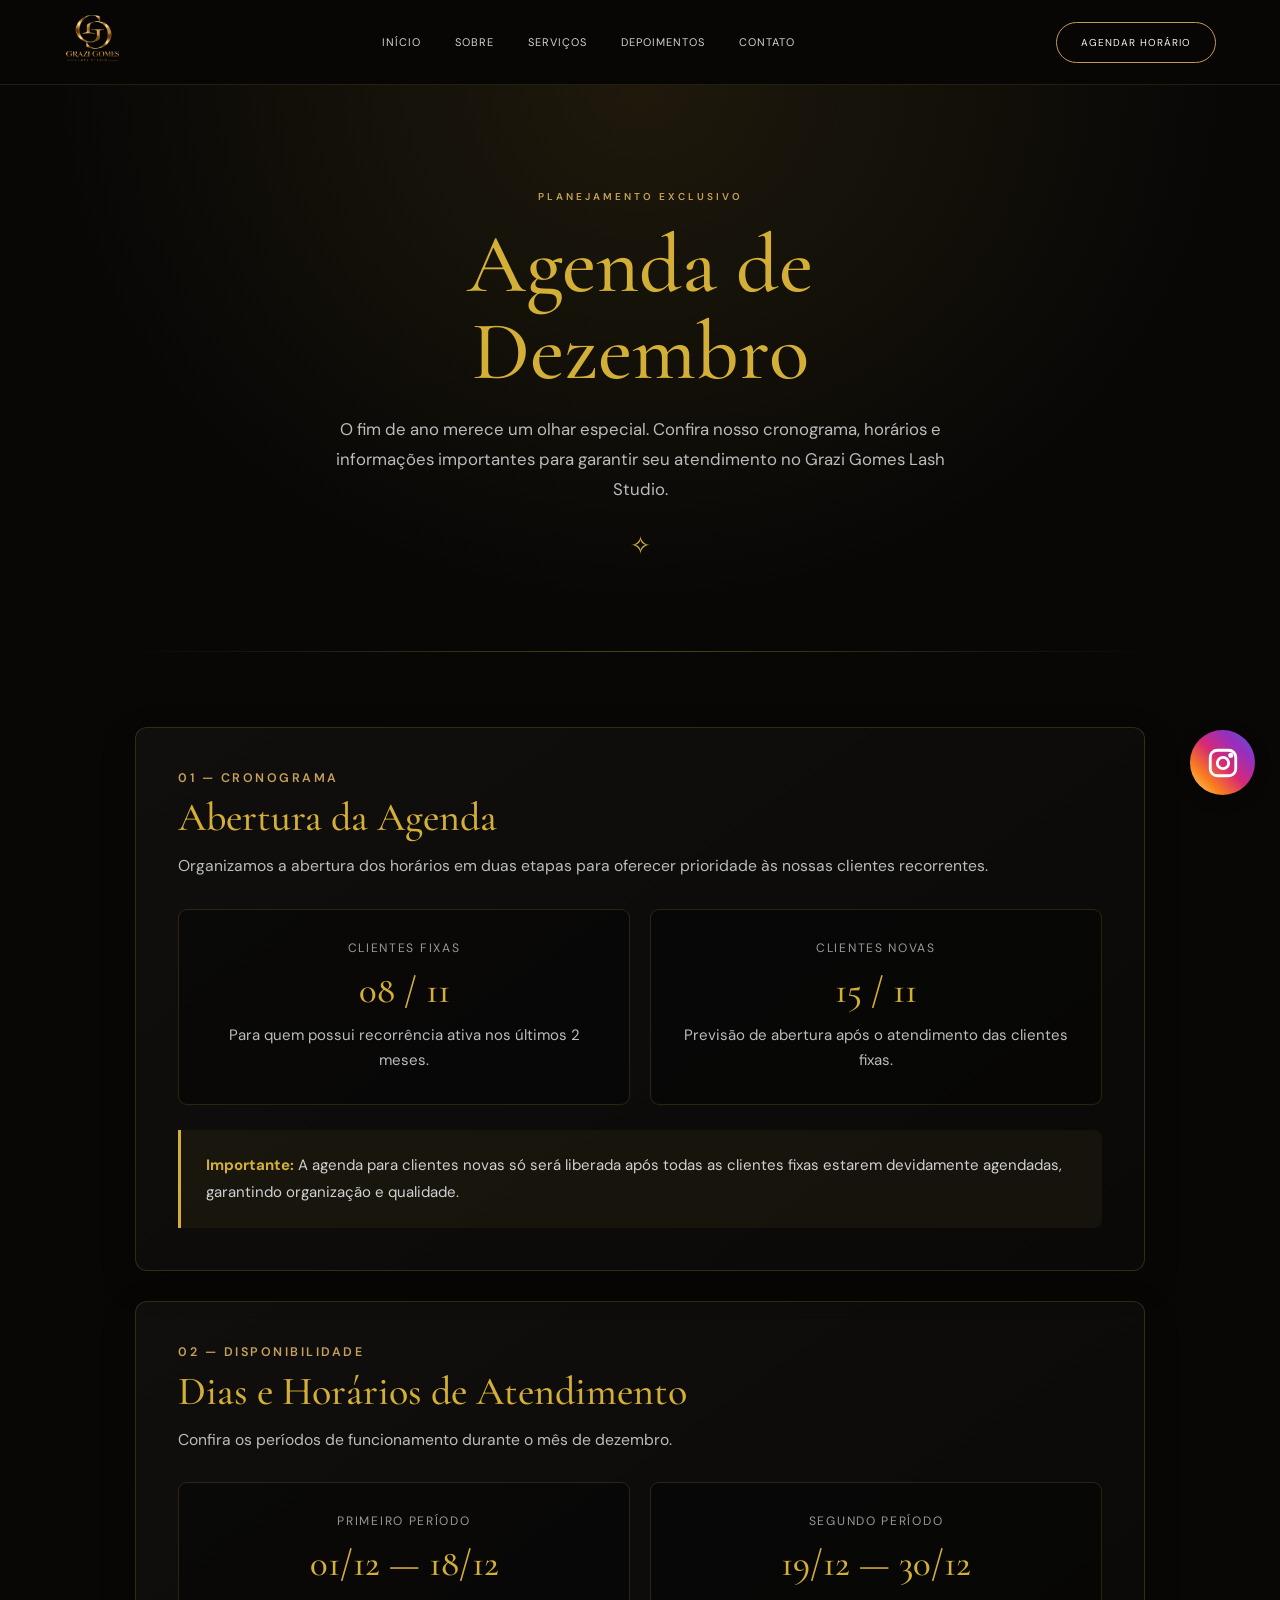
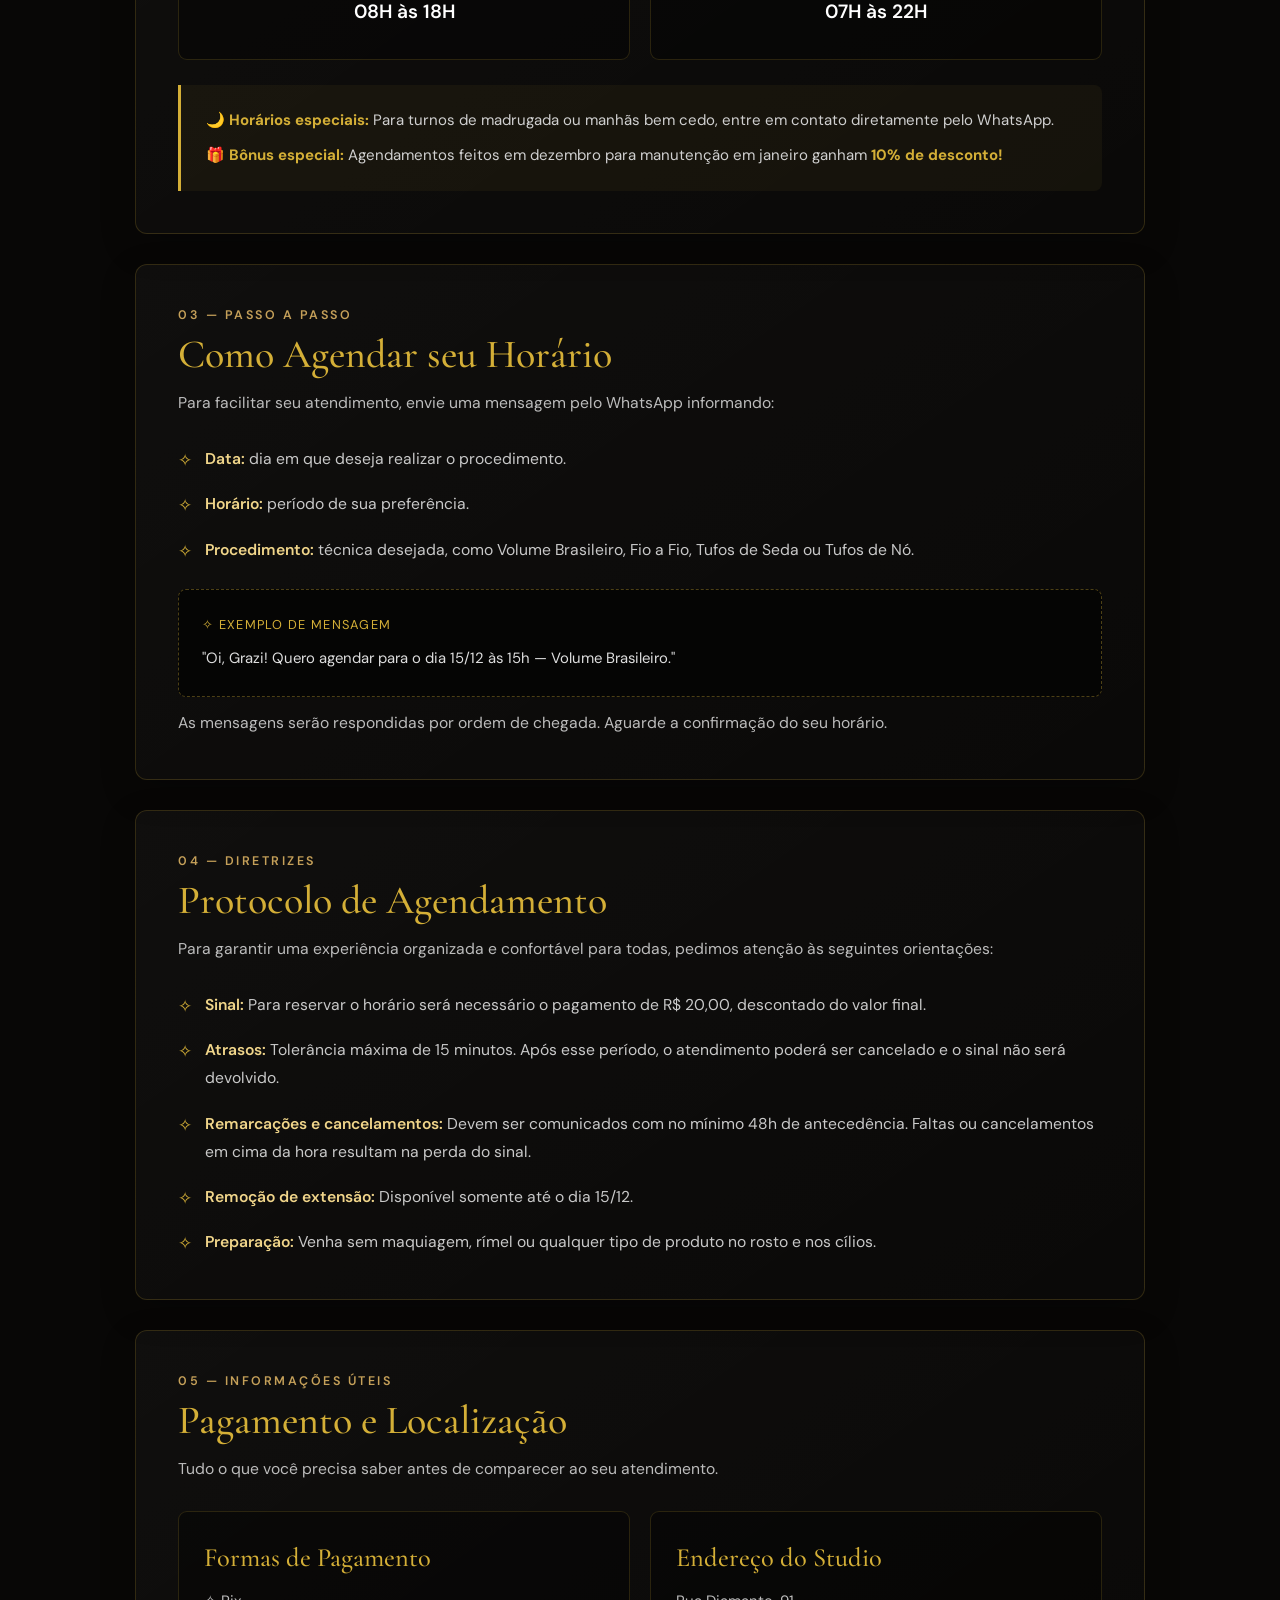
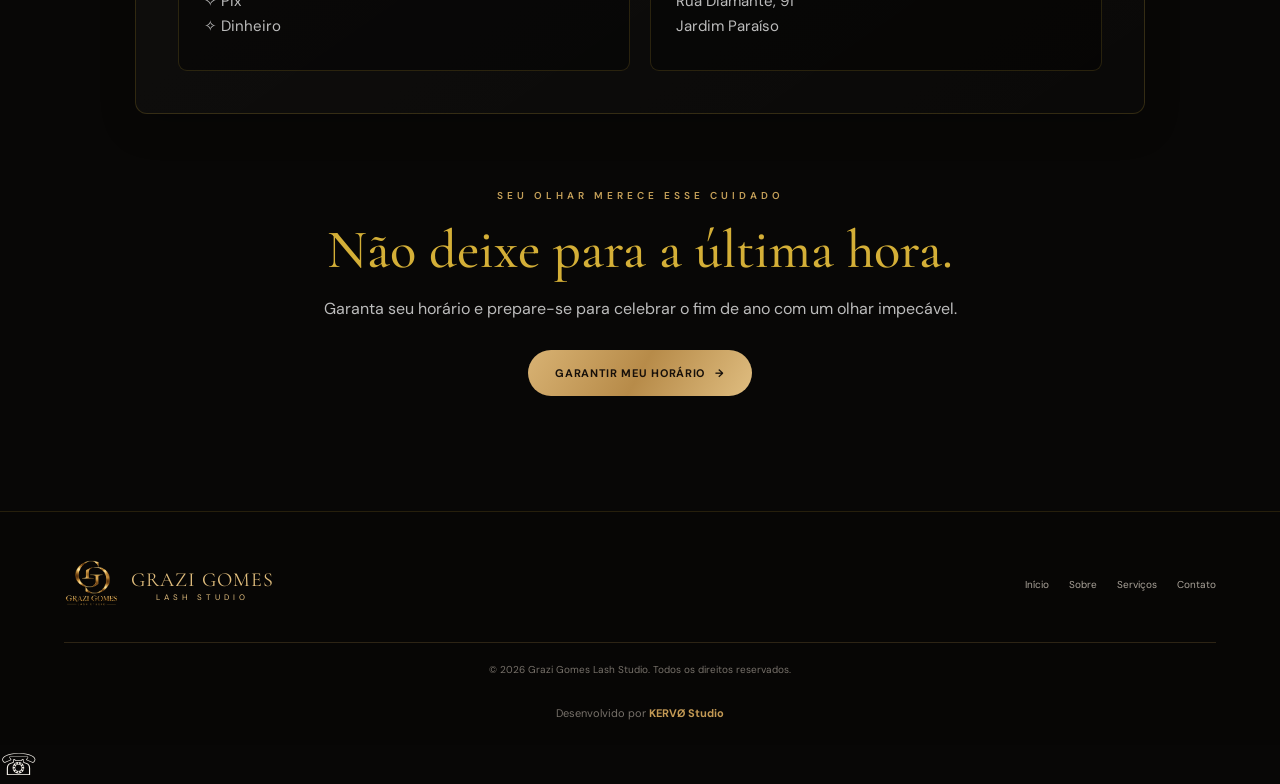
<file: agenda-natal.html>
<!DOCTYPE html>
<html lang="pt-BR">

<head>
    <meta charset="UTF-8">
    <meta name="viewport" content="width=device-width, initial-scale=1.0">

    <meta name="theme-color" content="#080706">
    <meta name="description" content="Confira a agenda de dezembro e fim de ano do Grazi Gomes Lash Studio. Datas, horários e informações para agendar.">

    <title>Agenda de Dezembro | Grazi Gomes Lash Studio</title>

    <!-- FONTES -->
    <link rel="preconnect" href="https://fonts.googleapis.com">
    <link rel="preconnect" href="https://fonts.gstatic.com" crossorigin>

    <link href="https://fonts.googleapis.com/css2?family=DM+Sans:wght@400;500;600;700&family=Cormorant+Garamond:wght@400;500;600;700&display=swap" rel="stylesheet">

    <!-- ESTILO PRINCIPAL -->
    <link rel="stylesheet" href="style.css">

    <!-- ESTILOS EXCLUSIVOS DA AGENDA -->
    <style>

        /* ==============================
           PÁGINA DE AGENDAMENTO
        ============================== */

        .agenda-page {
            background: #080706;
            min-height: 100vh;
        }

        /* CABEÇALHO */

        .agenda-page .header {
            padding: 20px 0;
            border-bottom: 1px solid rgba(212,175,55,0.15);
        }

        .agenda-page .logo img {
            max-height: 55px;
            width: auto;
            object-fit: contain;
        }

        /* APRESENTAÇÃO */

        .agenda-hero {
            position: relative;
            padding: 105px 20px 90px;
            text-align: center;
            overflow: hidden;
            background:
                radial-gradient(
                    ellipse at 50% 0%,
                    rgba(212,175,55,0.11),
                    transparent 65%
                ),
                #080706;
        }

        .agenda-hero::after {
            content: "";
            position: absolute;
            bottom: 0;
            left: 10%;
            width: 80%;
            height: 1px;
            background: linear-gradient(
                90deg,
                transparent,
                rgba(212,175,55,0.35),
                transparent
            );
        }

        .agenda-hero .eyebrow {
            color: #c5a059;
            letter-spacing: 3px;
        }

        .agenda-hero h1 {
            font-family: 'Cormorant Garamond', serif;
            color: #d4af37;
            font-size: clamp(3rem, 7vw, 5.2rem);
            font-weight: 500;
            line-height: 1.05;
            margin: 18px 0;
        }

        .agenda-hero p {
            max-width: 620px;
            margin: 0 auto;
            color: #bcbcbc;
            font-family: 'DM Sans', sans-serif;
            font-size: 1.05rem;
            line-height: 1.8;
        }

        .agenda-decoration {
            display: block;
            color: #d4af37;
            font-size: 25px;
            margin-top: 25px;
        }

        /* CONTEÚDO */

        .agenda-content {
            max-width: 1050px;
            margin: auto;
            padding: 75px 20px 100px;
        }

        .agenda-box {
            position: relative;
            background: linear-gradient(
                145deg,
                rgba(255,255,255,0.035),
                rgba(255,255,255,0.012)
            );
            border: 1px solid rgba(212,175,55,0.19);
            border-radius: 12px;
            padding: 42px;
            margin-bottom: 30px;
            box-shadow: 0 12px 35px rgba(0,0,0,0.22);
            transition: border-color .3s ease, transform .3s ease;
        }

        .agenda-box:hover {
            border-color: rgba(212,175,55,0.38);
        }

        .agenda-box-heading {
            margin-bottom: 28px;
        }

        .agenda-box-heading .eyebrow {
            display: block;
            margin-bottom: 8px;
            color: #c5a059;
            font-size: .78rem;
            letter-spacing: 2.5px;
            text-transform: uppercase;
        }

        .agenda-box-heading h2 {
            font-family: 'Cormorant Garamond', serif;
            font-size: clamp(1.9rem, 4vw, 2.5rem);
            font-weight: 500;
            line-height: 1.15;
            color: #d4af37;
            margin: 0;
        }

        .agenda-description {
            color: #bcbcbc;
            font-size: .98rem;
            line-height: 1.8;
            margin-top: 12px;
        }

        /* CARDS */

        .agenda-grid {
            display: grid;
            grid-template-columns: repeat(2, minmax(0, 1fr));
            gap: 20px;
        }

        .agenda-item {
            background: rgba(0,0,0,0.35);
            border: 1px solid rgba(212,175,55,0.17);
            border-radius: 9px;
            padding: 30px 25px;
            text-align: center;
            transition: all .3s ease;
        }

        .agenda-item:hover {
            transform: translateY(-4px);
            border-color: rgba(212,175,55,0.5);
            background: rgba(212,175,55,0.045);
        }

        .agenda-item-label {
            display: block;
            color: #999;
            font-size: .76rem;
            letter-spacing: 1.7px;
            text-transform: uppercase;
            margin-bottom: 12px;
        }

        .agenda-item h3 {
            font-family: 'Cormorant Garamond', serif;
            color: #d4af37;
            font-size: 2.3rem;
            font-weight: 500;
            margin-bottom: 10px;
        }

        .agenda-item p {
            color: #bcbcbc;
            font-size: .94rem;
            line-height: 1.7;
        }

        /* AVISO */

        .agenda-notice {
            margin-top: 25px;
            padding: 22px 25px;
            background: rgba(212,175,55,0.055);
            border-left: 3px solid #d4af37;
            border-radius: 0 8px 8px 0;
        }

        .agenda-notice p {
            color: #d0d0d0;
            font-size: .94rem;
            line-height: 1.8;
            margin-bottom: 8px;
        }

        .agenda-notice p:last-child {
            margin-bottom: 0;
        }

        .agenda-notice strong {
            color: #d4af37;
        }

        /* LISTAS */

        .agenda-text-list {
            list-style: none;
            padding: 0;
            margin: 22px 0 0;
        }

        .agenda-text-list li {
            position: relative;
            padding-left: 27px;
            margin-bottom: 17px;
            color: #c9c9c9;
            font-size: .98rem;
            line-height: 1.8;
        }

        .agenda-text-list li:last-child {
            margin-bottom: 0;
        }

        .agenda-text-list li::before {
            content: "✧";
            position: absolute;
            left: 0;
            top: 0;
            color: #d4af37;
            font-size: 17px;
        }

        .agenda-text-list strong {
            color: #f0d58a;
            font-weight: 600;
        }

        /* EXEMPLO DE MENSAGEM */

        .agenda-example {
            margin-top: 25px;
            padding: 23px;
            background: #050504;
            border: 1px dashed rgba(212,175,55,0.35);
            border-radius: 8px;
            color: #dedede;
            font-family: 'DM Sans', sans-serif;
            font-size: .93rem;
            line-height: 1.9;
        }

        .agenda-example span {
            display: block;
            color: #d4af37;
            margin-bottom: 7px;
            font-size: .8rem;
            text-transform: uppercase;
            letter-spacing: 1.3px;
        }

        /* PAGAMENTO E ENDEREÇO */

        .agenda-item.align-left {
            text-align: left;
        }

        .agenda-item.align-left h3 {
            font-size: 1.65rem;
            margin-bottom: 15px;
        }

        /* BOTÃO FINAL */

        .agenda-final {
            text-align: center;
            padding: 45px 20px 15px;
        }

        .agenda-final .eyebrow {
            color: #c5a059;
        }

        .agenda-final h2 {
            font-family: 'Cormorant Garamond', serif;
            font-size: clamp(2.3rem, 5vw, 3.4rem);
            font-weight: 500;
            color: #d4af37;
            margin: 12px 0;
        }

        .agenda-final p {
            color: #bcbcbc;
            margin-bottom: 28px;
            line-height: 1.7;
        }

        .agenda-final .gold-button {
            display: inline-flex;
            align-items: center;
            justify-content: center;
            gap: 10px;
        }

        /* RODAPÉ */

        .agenda-page .footer {
            border-top: 1px solid rgba(212,175,55,0.15);
        }

        /* RESPONSIVIDADE */

        @media (max-width: 768px) {

            .agenda-hero {
                padding: 75px 20px 65px;
            }

            .agenda-hero h1 {
                font-size: 3.3rem;
            }

            .agenda-content {
                padding: 50px 18px 75px;
            }

            .agenda-box {
                padding: 28px 22px;
                margin-bottom: 22px;
            }

            .agenda-box-heading {
                margin-bottom: 23px;
            }

            .agenda-grid {
                grid-template-columns: 1fr;
                gap: 15px;
            }

            .agenda-item {
                padding: 25px 20px;
            }

            .agenda-item h3 {
                font-size: 2rem;
            }

            .agenda-final {
                padding-top: 30px;
            }

            .agenda-page .header {
                padding: 15px 0;
            }
        }

        @media (max-width: 420px) {

            .agenda-hero h1 {
                font-size: 2.8rem;
            }

            .agenda-hero p {
                font-size: .95rem;
            }

            .agenda-box {
                padding: 24px 18px;
            }

            .agenda-box-heading h2 {
                font-size: 1.9rem;
            }

            .agenda-text-list li {
                font-size: .93rem;
            }

            .agenda-example {
                padding: 17px;
                font-size: .85rem;
            }
        }

    </style>
</head>

<body class="agenda-page">

    <!-- ==============================
         CABEÇALHO
    ============================== -->

    <header class="header">

        <div class="container header-content">

            <a href="index.html#inicio" class="logo">
                <img src="../assets/logo.png" alt="Grazi Gomes Lash Studio">
            </a>

            <nav class="navigation" id="navigation">

                <a href="index.html#inicio">Início</a>
                <a href="index.html#sobre">Sobre</a>
                <a href="index.html#servicos">Serviços</a>
                <a href="index.html#depoimentos">Depoimentos</a>
                <a href="index.html#contato">Contato</a>

            </nav>

            <a href="#agendar" class="header-button">
                Agendar horário
            </a>

            <button
                class="menu-toggle"
                id="menu-toggle"
                aria-label="Abrir menu"
                aria-expanded="false">

                ☰

            </button>

        </div>

    </header>


    <main>

        <!-- ==============================
             APRESENTAÇÃO DA AGENDA
        ============================== -->

        <section class="agenda-hero">

            <span class="eyebrow">
                PLANEJAMENTO EXCLUSIVO
            </span>

            <h1>
                Agenda de<br>Dezembro
            </h1>

            <p>
                O fim de ano merece um olhar especial.
                Confira nosso cronograma, horários e informações
                importantes para garantir seu atendimento
                no Grazi Gomes Lash Studio.
            </p>

            <span class="agenda-decoration">✧</span>

        </section>


        <section class="agenda-content">


            <!-- 01. ABERTURA DA AGENDA -->

            <div class="agenda-box">

                <div class="agenda-box-heading">

                    <span class="eyebrow">01 — CRONOGRAMA</span>

                    <h2>Abertura da Agenda</h2>

                    <p class="agenda-description">
                        Organizamos a abertura dos horários em duas etapas
                        para oferecer prioridade às nossas clientes recorrentes.
                    </p>

                </div>


                <div class="agenda-grid">

                    <div class="agenda-item">

                        <span class="agenda-item-label">
                            Clientes Fixas
                        </span>

                        <h3>08 / 11</h3>

                        <p>
                            Para quem possui recorrência ativa
                            nos últimos 2 meses.
                        </p>

                    </div>


                    <div class="agenda-item">

                        <span class="agenda-item-label">
                            Clientes Novas
                        </span>

                        <h3>15 / 11</h3>

                        <p>
                            Previsão de abertura após o atendimento
                            das clientes fixas.
                        </p>

                    </div>

                </div>


                <div class="agenda-notice">

                    <p>
                        <strong>Importante:</strong>
                        A agenda para clientes novas só será liberada
                        após todas as clientes fixas estarem devidamente
                        agendadas, garantindo organização e qualidade.
                    </p>

                </div>

            </div>


            <!-- 02. HORÁRIOS -->

            <div class="agenda-box">

                <div class="agenda-box-heading">

                    <span class="eyebrow">02 — DISPONIBILIDADE</span>

                    <h2>Dias e Horários de Atendimento</h2>

                    <p class="agenda-description">
                        Confira os períodos de funcionamento durante
                        o mês de dezembro.
                    </p>

                </div>


                <div class="agenda-grid">

                    <div class="agenda-item">

                        <span class="agenda-item-label">
                            Primeiro período
                        </span>

                        <h3>01/12 — 18/12</h3>

                        <p style="font-size:1.2rem;color:#fff;font-weight:600;">
                            08H às 18H
                        </p>

                    </div>


                    <div class="agenda-item">

                        <span class="agenda-item-label">
                            Segundo período
                        </span>

                        <h3>19/12 — 30/12</h3>

                        <p style="font-size:1.2rem;color:#fff;font-weight:600;">
                            07H às 22H
                        </p>

                    </div>

                </div>


                <div class="agenda-notice">

                    <p>
                        🌙 <strong>Horários especiais:</strong>
                        Para turnos de madrugada ou manhãs bem cedo,
                        entre em contato diretamente pelo WhatsApp.
                    </p>

                    <p>
                        🎁 <strong>Bônus especial:</strong>
                        Agendamentos feitos em dezembro para manutenção
                        em janeiro ganham <strong>10% de desconto!</strong>
                    </p>

                </div>

            </div>


            <!-- 03. COMO AGENDAR -->

            <div class="agenda-box">

                <div class="agenda-box-heading">

                    <span class="eyebrow">03 — PASSO A PASSO</span>

                    <h2>Como Agendar seu Horário</h2>

                    <p class="agenda-description">
                        Para facilitar seu atendimento, envie uma mensagem
                        pelo WhatsApp informando:
                    </p>

                </div>


                <ul class="agenda-text-list">

                    <li>
                        <strong>Data:</strong>
                        dia em que deseja realizar o procedimento.
                    </li>

                    <li>
                        <strong>Horário:</strong>
                        período de sua preferência.
                    </li>

                    <li>
                        <strong>Procedimento:</strong>
                        técnica desejada, como Volume Brasileiro,
                        Fio a Fio, Tufos de Seda ou Tufos de Nó.
                    </li>

                </ul>


                <div class="agenda-example">

                    <span>✧ Exemplo de mensagem</span>

                    "Oi, Grazi! Quero agendar para o dia
                    15/12 às 15h — Volume Brasileiro."

                </div>


                <p class="agenda-description">
                    As mensagens serão respondidas por ordem de chegada.
                    Aguarde a confirmação do seu horário.
                </p>

            </div>


            <!-- 04. REGRAS -->

            <div class="agenda-box">

                <div class="agenda-box-heading">

                    <span class="eyebrow">04 — DIRETRIZES</span>

                    <h2>Protocolo de Agendamento</h2>

                    <p class="agenda-description">
                        Para garantir uma experiência organizada e
                        confortável para todas, pedimos atenção às
                        seguintes orientações:
                    </p>

                </div>


                <ul class="agenda-text-list">

                    <li>
                        <strong>Sinal:</strong>
                        Para reservar o horário será necessário o pagamento
                        de R$ 20,00, descontado do valor final.
                    </li>

                    <li>
                        <strong>Atrasos:</strong>
                        Tolerância máxima de 15 minutos. Após esse período,
                        o atendimento poderá ser cancelado e o sinal não
                        será devolvido.
                    </li>

                    <li>
                        <strong>Remarcações e cancelamentos:</strong>
                        Devem ser comunicados com no mínimo 48h de antecedência.
                        Faltas ou cancelamentos em cima da hora resultam
                        na perda do sinal.
                    </li>

                    <li>
                        <strong>Remoção de extensão:</strong>
                        Disponível somente até o dia 15/12.
                    </li>

                    <li>
                        <strong>Preparação:</strong>
                        Venha sem maquiagem, rímel ou qualquer tipo
                        de produto no rosto e nos cílios.
                    </li>

                </ul>

            </div>


            <!-- 05. PAGAMENTO E LOCALIZAÇÃO -->

            <div class="agenda-box">

                <div class="agenda-box-heading">

                    <span class="eyebrow">05 — INFORMAÇÕES ÚTEIS</span>

                    <h2>Pagamento e Localização</h2>

                    <p class="agenda-description">
                        Tudo o que você precisa saber antes
                        de comparecer ao seu atendimento.
                    </p>

                </div>


                <div class="agenda-grid">

                    <div class="agenda-item align-left">

                        <h3>Formas de Pagamento</h3>

                        <p>
                            ✧ Pix<br>
                            ✧ Dinheiro
                        </p>

                    </div>


                    <div class="agenda-item align-left">

                        <h3>Endereço do Studio</h3>

                        <p>
                            Rua Diamante, 91<br>
                            Jardim Paraíso
                        </p>

                    </div>

                </div>

            </div>


            <!-- CHAMADA FINAL -->

            <div class="agenda-final" id="agendar">

                <span class="eyebrow">
                    SEU OLHAR MERECE ESSE CUIDADO
                </span>

                <h2>Não deixe para a última hora.</h2>

                <p>
                    Garanta seu horário e prepare-se para
                    celebrar o fim de ano com um olhar impecável.
                </p>

                <a
                    href="https://wa.me/5521981272606?text=Ol%C3%A1!%20Gostaria%20de%20verificar%20a%20disponibilidade%20na%20agenda%20de%20fim%20de%20ano!"
                    target="_blank"
                    rel="noopener noreferrer"
                    class="gold-button">

                    Garantir meu horário
                    <span>→</span>

                </a>

            </div>


        </section>

    </main>


    <!-- ==============================
         RODAPÉ
    ============================== -->

    <footer class="footer">

        <div class="container footer-content">

            <a href="index.html#inicio" class="footer-brand">

                <img src="../assets/logo.png" alt="Grazi Gomes Lash Studio">

                <span>
                    GRAZI GOMES
                    <small>LASH STUDIO</small>
                </span>

            </a>


            <div class="footer-links">

                <a href="index.html#inicio">Início</a>
                <a href="index.html#sobre">Sobre</a>
                <a href="index.html#servicos">Serviços</a>
                <a href="index.html#contato">Contato</a>

            </div>


            <p class="copyright">
                © 2026 Grazi Gomes Lash Studio.
                Todos os direitos reservados.
            </p>


            <a href="#" class="developer">
                Desenvolvido por <strong>KERVØ Studio</strong>
            </a>

        </div>

    </footer>


    <!-- ==============================
         MENU MOBILE
    ============================== -->

    <script>

        const menuToggle = document.getElementById('menu-toggle');
        const navigation = document.getElementById('navigation');

        menuToggle.addEventListener('click', () => {

            const isActive = navigation.classList.toggle('active');

            menuToggle.setAttribute(
                'aria-expanded',
                isActive
            );

        });

        navigation.querySelectorAll('a').forEach(link => {

            link.addEventListener('click', () => {

                navigation.classList.remove('active');

                menuToggle.setAttribute(
                    'aria-expanded',
                    'false'
                );

            });

        });

    </script>


    <!-- ==============================
         WHATSAPP FLUTUANTE
    ============================== -->

    <a
        href="https://wa.me/5521981272606?text=Ol%C3%A1%2C%20gostaria%20de%20agendar%20um%20hor%C3%A1rio!"
        class="whatsapp-float"
        target="_blank"
        rel="noopener noreferrer"
        aria-label="Agendar pelo WhatsApp">

        <span style="font-size:30px;">☏</span>

    </a>


    <!-- INSTAGRAM FLUTUANTE -->

    <a
        href="https://www.instagram.com/grazi.lashesbeauty/"
        class="instagram-float"
        target="_blank"
        rel="noopener noreferrer"
        aria-label="Visite nosso Instagram"
        style="
            position:fixed;
            bottom:105px;
            right:25px;
            width:65px;
            height:65px;
            background:linear-gradient(45deg,#feda75,#fa7e1e,#d62976,#962fbf,#4f5bd5);
            color:white;
            border-radius:50%;
            display:flex;
            align-items:center;
            justify-content:center;
            text-decoration:none;
            z-index:999999;
            box-shadow:0 4px 15px rgba(0,0,0,0.3);
        ">

        <svg
            width="34"
            height="34"
            viewBox="0 0 24 24"
            fill="none"
            stroke="white"
            stroke-width="2"
            stroke-linecap="round"
            stroke-linejoin="round">

            <rect x="3" y="3" width="18" height="18" rx="5"/>
            <circle cx="12" cy="12" r="4"/>
            <circle cx="17.5" cy="6.5" r="0.8" fill="white"/>

        </svg>

    </a>

</body>
</html>
</file>
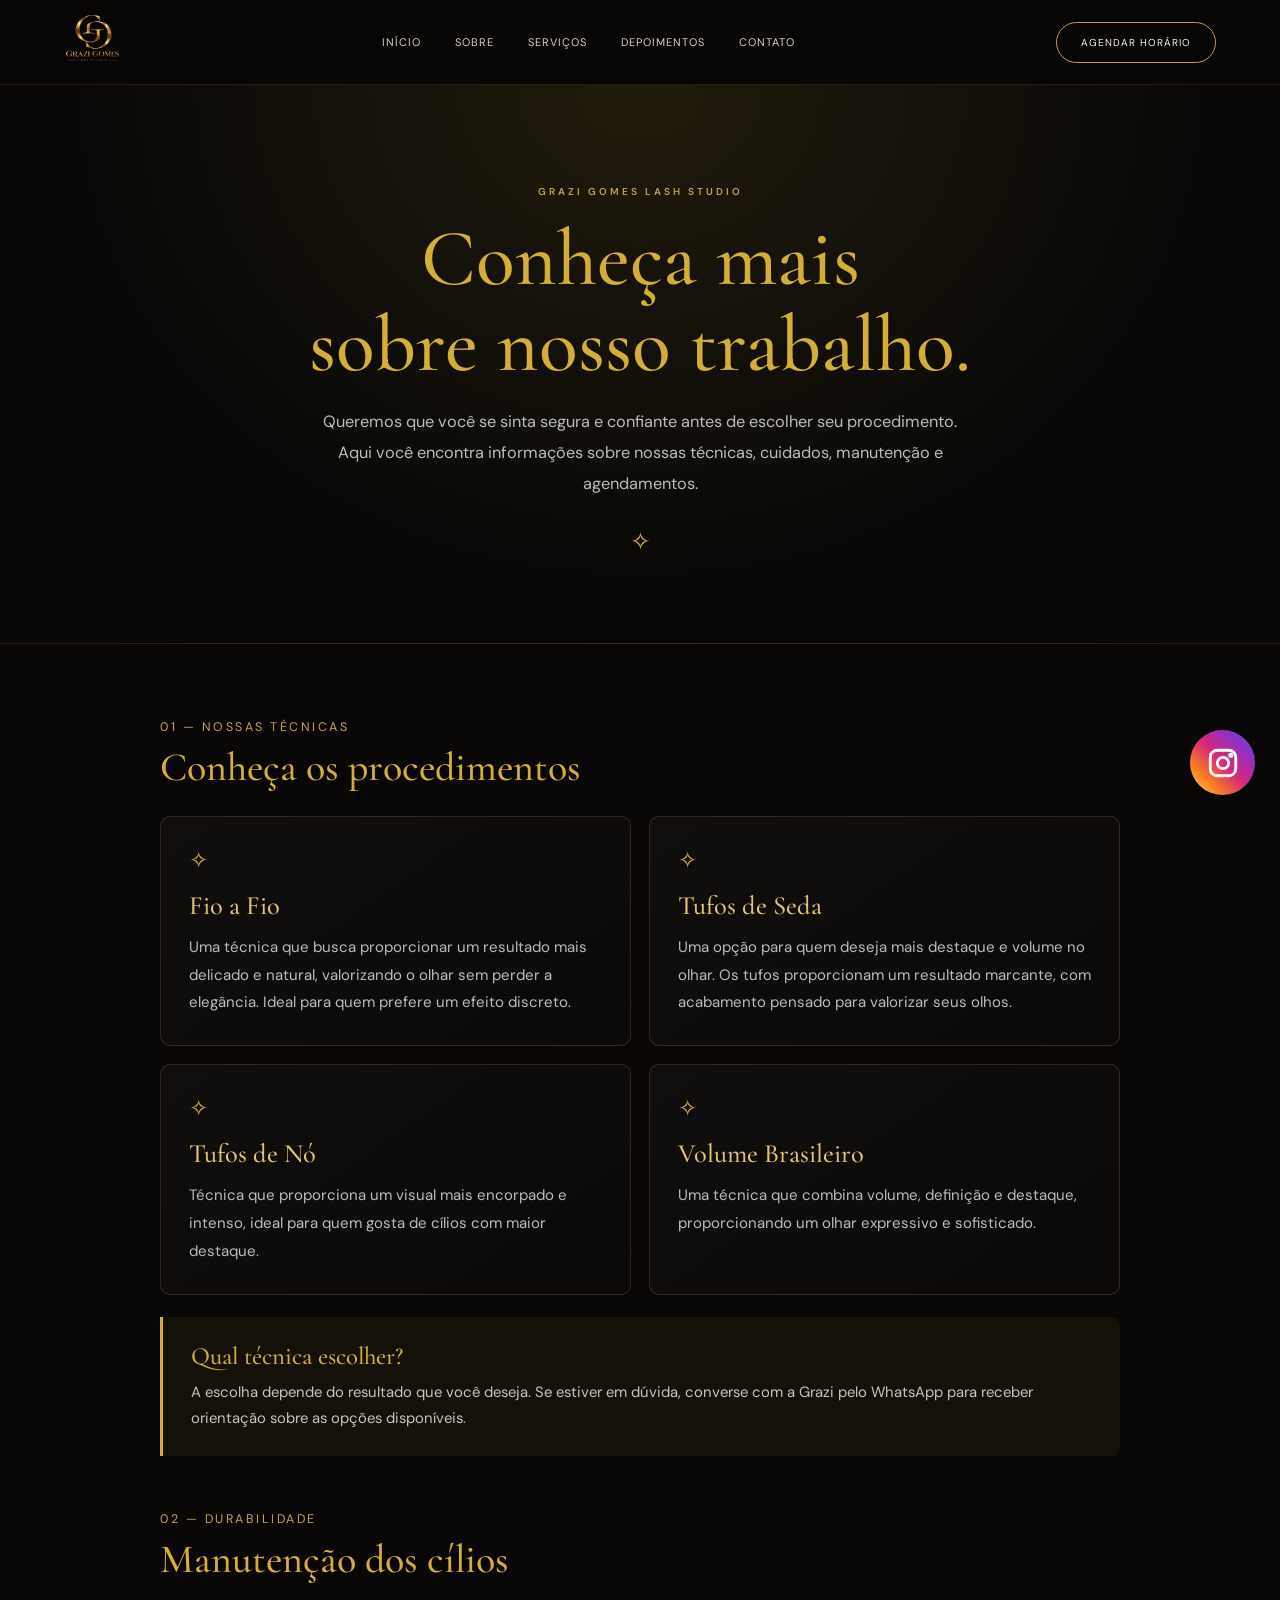
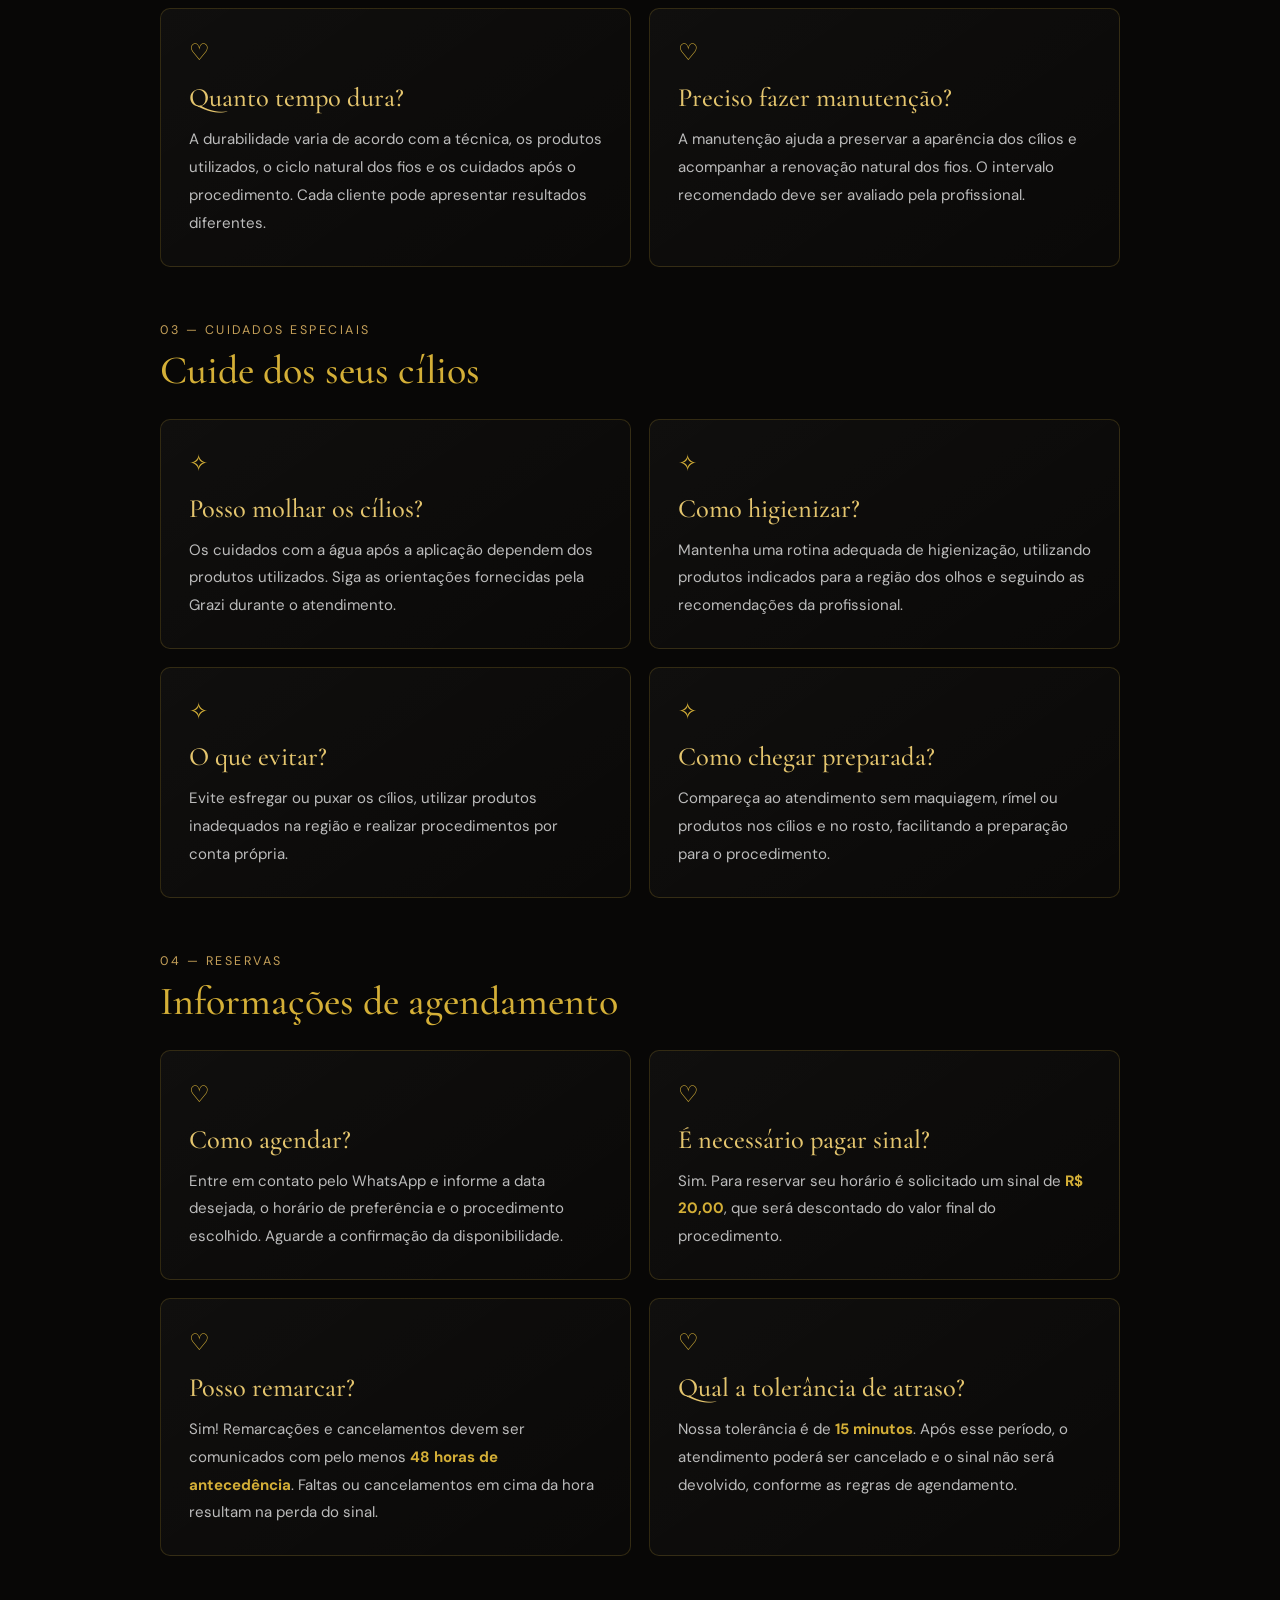
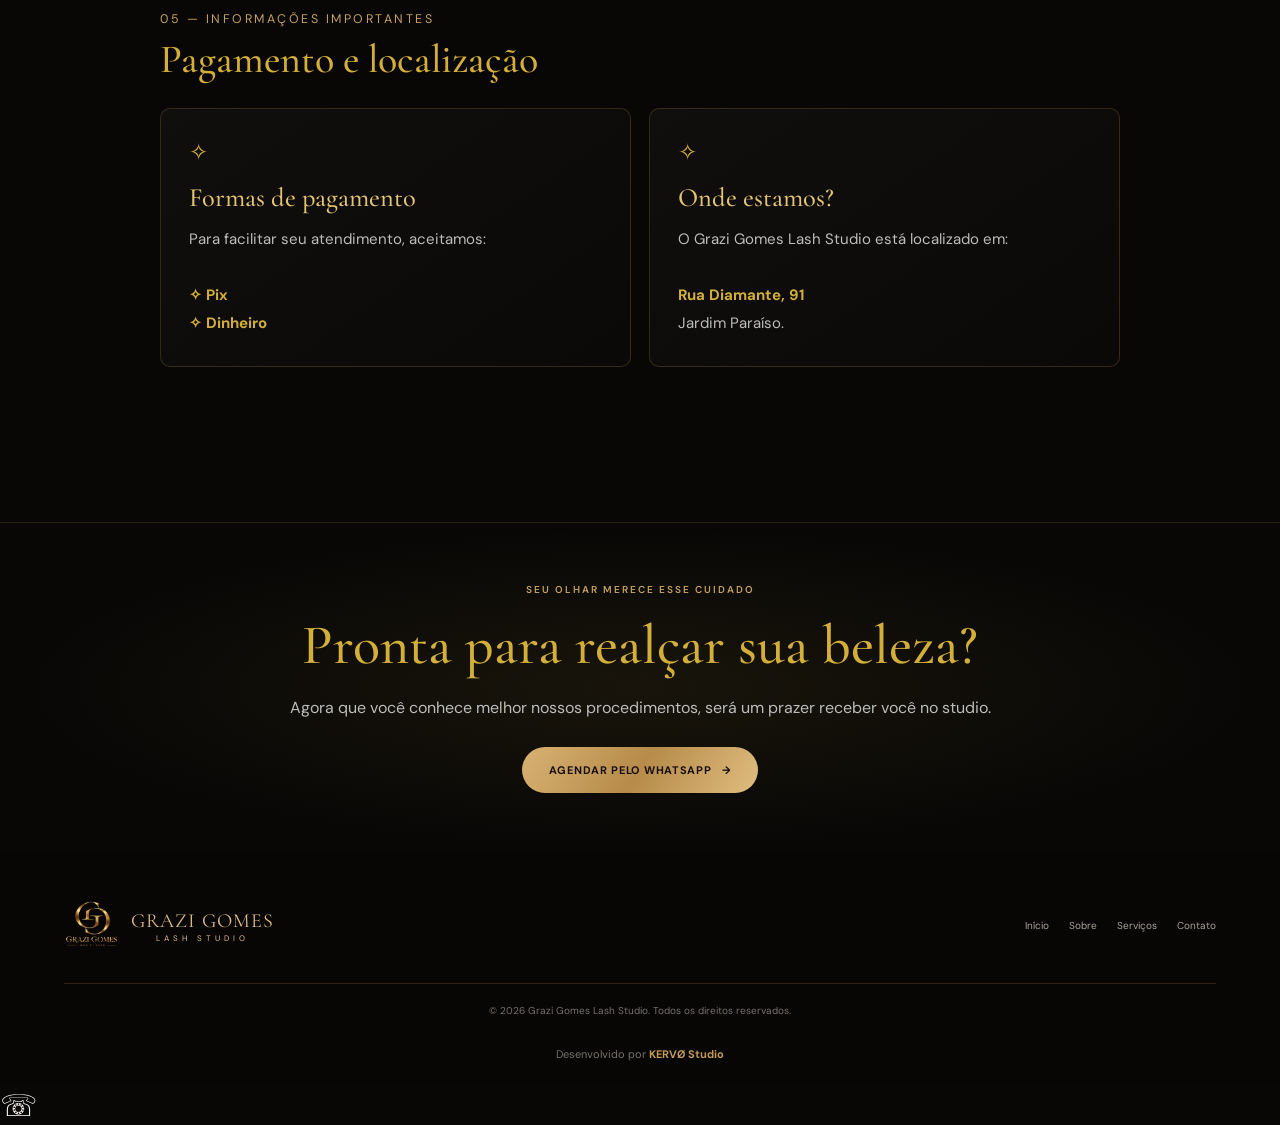
<file: saiba-mais-faq.html>
<!DOCTYPE html>
<html lang="pt-BR">

<head>
    <meta charset="UTF-8">
    <meta name="viewport" content="width=device-width, initial-scale=1.0">

    <meta name="theme-color" content="#080706">
    <meta name="description" content="Saiba mais sobre os procedimentos, cuidados, manutenção e agendamentos do Grazi Gomes Lash Studio.">

    <title>Saiba Mais | Grazi Gomes Lash Studio</title>

    <!-- FONTES -->
    <link rel="preconnect" href="https://fonts.googleapis.com">
    <link rel="preconnect" href="https://fonts.gstatic.com" crossorigin>

    <link href="https://fonts.googleapis.com/css2?family=DM+Sans:wght@400;500;600;700&family=Cormorant+Garamond:wght@400;500;600;700&display=swap" rel="stylesheet">

    <!-- CSS PRINCIPAL -->
    <link rel="stylesheet" href="style.css">

    <style>

        /* ==============================
           SAIBA MAIS
        ============================== */

        .learn-page {
            background: #080706;
        }

        /* CABEÇALHO */

        .learn-page .header {
            padding: 20px 0;
            border-bottom: 1px solid rgba(212,175,55,0.15);
        }

        .learn-page .logo img {
            max-height: 55px;
            width: auto;
            object-fit: contain;
        }

        /* HERO */

        .learn-hero {
            text-align: center;
            padding: 100px 20px 85px;
            background:
                radial-gradient(
                    ellipse at 50% 0%,
                    rgba(212,175,55,0.12),
                    transparent 65%
                ),
                #080706;
            border-bottom: 1px solid rgba(212,175,55,0.15);
        }

        .learn-hero .eyebrow {
            color: #c5a059;
            letter-spacing: 3px;
        }

        .learn-hero h1 {
            font-family: 'Cormorant Garamond', serif;
            color: #d4af37;
            font-size: clamp(3rem, 7vw, 5rem);
            font-weight: 500;
            line-height: 1.08;
            margin: 18px 0;
        }

        .learn-hero p {
            max-width: 650px;
            margin: auto;
            color: #bcbcbc;
            font-size: 1.02rem;
            line-height: 1.9;
        }

        .learn-hero .decoration {
            display: block;
            margin-top: 25px;
            color: #d4af37;
            font-size: 25px;
        }

        /* CONTEÚDO */

        .learn-content {
            max-width: 1000px;
            margin: auto;
            padding: 75px 20px 100px;
        }

        /* CATEGORIAS */

        .learn-category {
            margin-bottom: 55px;
        }

        .learn-category-heading {
            margin-bottom: 25px;
        }

        .learn-category-heading span {
            display: block;
            color: #c5a059;
            font-size: .78rem;
            letter-spacing: 2.5px;
            margin-bottom: 8px;
        }

        .learn-category-heading h2 {
            font-family: 'Cormorant Garamond', serif;
            color: #d4af37;
            font-size: 2.5rem;
            font-weight: 500;
        }

        /* CARDS */

        .learn-grid {
            display: grid;
            grid-template-columns: repeat(2, minmax(0, 1fr));
            gap: 18px;
        }

        .learn-card {
            background: linear-gradient(
                145deg,
                rgba(255,255,255,0.035),
                rgba(255,255,255,0.01)
            );
            border: 1px solid rgba(212,175,55,0.19);
            border-radius: 10px;
            padding: 28px;
            transition: .3s ease;
        }

        .learn-card:hover {
            border-color: rgba(212,175,55,0.5);
            transform: translateY(-3px);
        }

        .learn-card .card-icon {
            color: #d4af37;
            font-size: 23px;
            margin-bottom: 15px;
            display: block;
        }

        .learn-card h3 {
            color: #e4c56e;
            font-family: 'Cormorant Garamond', serif;
            font-size: 1.65rem;
            font-weight: 500;
            margin-bottom: 12px;
        }

        .learn-card p {
            color: #bcbcbc;
            font-size: .94rem;
            line-height: 1.85;
        }

        .learn-card strong {
            color: #d4af37;
        }

        /* DESTAQUE */

        .learn-notice {
            background: rgba(212,175,55,0.055);
            border-left: 3px solid #d4af37;
            border-radius: 0 9px 9px 0;
            padding: 24px 28px;
            margin-top: 22px;
        }

        .learn-notice h3 {
            color: #d4af37;
            font-family: 'Cormorant Garamond', serif;
            font-size: 1.55rem;
            font-weight: 500;
            margin-bottom: 8px;
        }

        .learn-notice p {
            color: #c5c5c5;
            font-size: .93rem;
            line-height: 1.8;
        }

        /* CHAMADA FINAL */

        .learn-final {
            text-align: center;
            padding: 60px 20px;
            background:
                radial-gradient(
                    ellipse at center,
                    rgba(212,175,55,0.08),
                    transparent 70%
                );
            border-top: 1px solid rgba(212,175,55,0.15);
        }

        .learn-final .eyebrow {
            color: #c5a059;
            letter-spacing: 2px;
        }

        .learn-final h2 {
            color: #d4af37;
            font-family: 'Cormorant Garamond', serif;
            font-size: clamp(2.4rem, 5vw, 3.5rem);
            font-weight: 500;
            margin: 15px 0;
        }

        .learn-final p {
            color: #bcbcbc;
            line-height: 1.8;
            margin-bottom: 25px;
        }

        .learn-final .gold-button {
            display: inline-flex;
            align-items: center;
            gap: 10px;
        }

        /* RESPONSIVIDADE */

        @media (max-width: 700px) {

            .learn-hero {
                padding: 75px 20px 65px;
            }

            .learn-content {
                padding: 55px 18px 70px;
            }

            .learn-grid {
                grid-template-columns: 1fr;
            }

            .learn-category {
                margin-bottom: 40px;
            }

            .learn-category-heading h2 {
                font-size: 2.1rem;
            }

            .learn-card {
                padding: 25px 22px;
            }

        }

    </style>
</head>

<body class="learn-page">

    <!-- CABEÇALHO -->

    <header class="header">

        <div class="container header-content">

            <a href="index.html#inicio" class="logo">
                <img src="../assets/logo.png" alt="Grazi Gomes Lash Studio">
            </a>

            <nav class="navigation" id="navigation">

                <a href="index.html#inicio">Início</a>
                <a href="index.html#sobre">Sobre</a>
                <a href="index.html#servicos">Serviços</a>
                <a href="index.html#depoimentos">Depoimentos</a>
                <a href="index.html#contato">Contato</a>

            </nav>

            <a href="#contato" class="header-button">
                Agendar horário
            </a>

            <button class="menu-toggle" id="menu-toggle"
                aria-label="Abrir menu"
                aria-expanded="false">

                ☰

            </button>

        </div>

    </header>


    <main>

        <!-- APRESENTAÇÃO -->

        <section class="learn-hero">

            <span class="eyebrow">
                GRAZI GOMES LASH STUDIO
            </span>

            <h1>
                Conheça mais<br>
                sobre nosso trabalho.
            </h1>

            <p>
                Queremos que você se sinta segura e confiante
                antes de escolher seu procedimento.
                Aqui você encontra informações sobre nossas técnicas,
                cuidados, manutenção e agendamentos.
            </p>

            <span class="decoration">✧</span>

        </section>


        <section class="learn-content">


            <!-- 01. PROCEDIMENTOS -->

            <div class="learn-category">

                <div class="learn-category-heading">

                    <span>01 — NOSSAS TÉCNICAS</span>

                    <h2>Conheça os procedimentos</h2>

                </div>


                <div class="learn-grid">

                    <article class="learn-card">

                        <span class="card-icon">✧</span>

                        <h3>Fio a Fio</h3>

                        <p>
                            Uma técnica que busca proporcionar
                            um resultado mais delicado e natural,
                            valorizando o olhar sem perder a elegância.
                            Ideal para quem prefere um efeito discreto.
                        </p>

                    </article>


                    <article class="learn-card">

                        <span class="card-icon">✧</span>

                        <h3>Tufos de Seda</h3>

                        <p>
                            Uma opção para quem deseja mais destaque
                            e volume no olhar. Os tufos proporcionam
                            um resultado marcante, com acabamento
                            pensado para valorizar seus olhos.
                        </p>

                    </article>


                    <article class="learn-card">

                        <span class="card-icon">✧</span>

                        <h3>Tufos de Nó</h3>

                        <p>
                            Técnica que proporciona um visual
                            mais encorpado e intenso, ideal para
                            quem gosta de cílios com maior destaque.
                        </p>

                    </article>


                    <article class="learn-card">

                        <span class="card-icon">✧</span>

                        <h3>Volume Brasileiro</h3>

                        <p>
                            Uma técnica que combina volume,
                            definição e destaque, proporcionando
                            um olhar expressivo e sofisticado.
                        </p>

                    </article>

                </div>

                <div class="learn-notice">

                    <h3>Qual técnica escolher?</h3>

                    <p>
                        A escolha depende do resultado que você deseja.
                        Se estiver em dúvida, converse com a Grazi
                        pelo WhatsApp para receber orientação
                        sobre as opções disponíveis.
                    </p>

                </div>

            </div>


            <!-- 02. DURABILIDADE E MANUTENÇÃO -->

            <div class="learn-category">

                <div class="learn-category-heading">

                    <span>02 — DURABILIDADE</span>

                    <h2>Manutenção dos cílios</h2>

                </div>


                <div class="learn-grid">

                    <article class="learn-card">

                        <span class="card-icon">♡</span>

                        <h3>Quanto tempo dura?</h3>

                        <p>
                            A durabilidade varia de acordo com a técnica,
                            os produtos utilizados, o ciclo natural
                            dos fios e os cuidados após o procedimento.
                            Cada cliente pode apresentar resultados diferentes.
                        </p>

                    </article>


                    <article class="learn-card">

                        <span class="card-icon">♡</span>

                        <h3>Preciso fazer manutenção?</h3>

                        <p>
                            A manutenção ajuda a preservar a aparência
                            dos cílios e acompanhar a renovação natural
                            dos fios. O intervalo recomendado deve ser
                            avaliado pela profissional.
                        </p>

                    </article>

                </div>

            </div>


            <!-- 03. CUIDADOS -->

            <div class="learn-category">

                <div class="learn-category-heading">

                    <span>03 — CUIDADOS ESPECIAIS</span>

                    <h2>Cuide dos seus cílios</h2>

                </div>


                <div class="learn-grid">

                    <article class="learn-card">

                        <span class="card-icon">✧</span>

                        <h3>Posso molhar os cílios?</h3>

                        <p>
                            Os cuidados com a água após a aplicação
                            dependem dos produtos utilizados.
                            Siga as orientações fornecidas pela Grazi
                            durante o atendimento.
                        </p>

                    </article>


                    <article class="learn-card">

                        <span class="card-icon">✧</span>

                        <h3>Como higienizar?</h3>

                        <p>
                            Mantenha uma rotina adequada de higienização,
                            utilizando produtos indicados para a região
                            dos olhos e seguindo as recomendações
                            da profissional.
                        </p>

                    </article>


                    <article class="learn-card">

                        <span class="card-icon">✧</span>

                        <h3>O que evitar?</h3>

                        <p>
                            Evite esfregar ou puxar os cílios,
                            utilizar produtos inadequados na região
                            e realizar procedimentos por conta própria.
                        </p>

                    </article>


                    <article class="learn-card">

                        <span class="card-icon">✧</span>

                        <h3>Como chegar preparada?</h3>

                        <p>
                            Compareça ao atendimento sem maquiagem,
                            rímel ou produtos nos cílios e no rosto,
                            facilitando a preparação para o procedimento.
                        </p>

                    </article>

                </div>

            </div>


            <!-- 04. AGENDAMENTO -->

            <div class="learn-category">

                <div class="learn-category-heading">

                    <span>04 — RESERVAS</span>

                    <h2>Informações de agendamento</h2>

                </div>


                <div class="learn-grid">

                    <article class="learn-card">

                        <span class="card-icon">♡</span>

                        <h3>Como agendar?</h3>

                        <p>
                            Entre em contato pelo WhatsApp e informe
                            a data desejada, o horário de preferência
                            e o procedimento escolhido.
                            Aguarde a confirmação da disponibilidade.
                        </p>

                    </article>


                    <article class="learn-card">

                        <span class="card-icon">♡</span>

                        <h3>É necessário pagar sinal?</h3>

                        <p>
                            Sim. Para reservar seu horário é solicitado
                            um sinal de <strong>R$ 20,00</strong>,
                            que será descontado do valor final
                            do procedimento.
                        </p>

                    </article>


                    <article class="learn-card">

                        <span class="card-icon">♡</span>

                        <h3>Posso remarcar?</h3>

                        <p>
                            Sim! Remarcações e cancelamentos devem
                            ser comunicados com pelo menos
                            <strong>48 horas de antecedência</strong>.
                            Faltas ou cancelamentos em cima da hora
                            resultam na perda do sinal.
                        </p>

                    </article>


                    <article class="learn-card">

                        <span class="card-icon">♡</span>

                        <h3>Qual a tolerância de atraso?</h3>

                        <p>
                            Nossa tolerância é de
                            <strong>15 minutos</strong>.
                            Após esse período, o atendimento poderá
                            ser cancelado e o sinal não será devolvido,
                            conforme as regras de agendamento.
                        </p>

                    </article>

                </div>

            </div>


            <!-- 05. PAGAMENTO E LOCALIZAÇÃO -->

            <div class="learn-category">

                <div class="learn-category-heading">

                    <span>05 — INFORMAÇÕES IMPORTANTES</span>

                    <h2>Pagamento e localização</h2>

                </div>


                <div class="learn-grid">

                    <article class="learn-card">

                        <span class="card-icon">✧</span>

                        <h3>Formas de pagamento</h3>

                        <p>
                            Para facilitar seu atendimento,
                            aceitamos:<br><br>

                            <strong>✧ Pix</strong><br>
                            <strong>✧ Dinheiro</strong>
                        </p>

                    </article>


                    <article class="learn-card">

                        <span class="card-icon">✧</span>

                        <h3>Onde estamos?</h3>

                        <p>
                            O Grazi Gomes Lash Studio está localizado em:<br><br>

                            <strong>Rua Diamante, 91</strong><br>
                            Jardim Paraíso.
                        </p>

                    </article>

                </div>

            </div>


        </section>


        <!-- CHAMADA FINAL -->

        <section class="learn-final" id="contato">

            <span class="eyebrow">
                SEU OLHAR MERECE ESSE CUIDADO
            </span>

            <h2>Pronta para realçar sua beleza?</h2>

            <p>
                Agora que você conhece melhor nossos procedimentos,
                será um prazer receber você no studio.
            </p>

            <a
                href="https://wa.me/5521981272606?text=Ol%C3%A1!%20Gostaria%20de%20agendar%20um%20hor%C3%A1rio%20no%20Grazi%20Gomes%20Lash%20Studio!"
                target="_blank"
                rel="noopener noreferrer"
                class="gold-button">

                Agendar pelo WhatsApp
                <span>→</span>

            </a>

        </section>

    </main>


    <!-- RODAPÉ -->

    <footer class="footer">

        <div class="container footer-content">

            <a href="index.html#inicio" class="footer-brand">

                <img src="../assets/logo.png" alt="Grazi Gomes Lash Studio">

                <span>
                    GRAZI GOMES
                    <small>LASH STUDIO</small>
                </span>

            </a>


            <div class="footer-links">

                <a href="index.html#inicio">Início</a>
                <a href="index.html#sobre">Sobre</a>
                <a href="index.html#servicos">Serviços</a>
                <a href="index.html#contato">Contato</a>

            </div>


            <p class="copyright">
                © 2026 Grazi Gomes Lash Studio.
                Todos os direitos reservados.
            </p>


            <a href="#" class="developer">
                Desenvolvido por <strong>KERVØ Studio</strong>
            </a>

        </div>

    </footer>


    <!-- MENU MOBILE -->

    <script>

        const menuToggle = document.getElementById('menu-toggle');
        const navigation = document.getElementById('navigation');

        menuToggle.addEventListener('click', () => {

            const active = navigation.classList.toggle('active');

            menuToggle.setAttribute('aria-expanded', active);

        });

        navigation.querySelectorAll('a').forEach(link => {

            link.addEventListener('click', () => {

                navigation.classList.remove('active');

                menuToggle.setAttribute('aria-expanded', 'false');

            });

        });

    </script>


    <!-- WHATSAPP FLUTUANTE -->

    <a
        href="https://wa.me/5521981272606?text=Ol%C3%A1!%20Gostaria%20de%20agendar%20um%20hor%C3%A1rio!"
        class="whatsapp-float"
        target="_blank"
        rel="noopener noreferrer"
        aria-label="WhatsApp">

        <span style="font-size:30px;">☏</span>

    </a>


    <!-- INSTAGRAM FLUTUANTE -->

    <a
        href="https://www.instagram.com/grazi.lashesbeauty/"
        target="_blank"
        rel="noopener noreferrer"
        aria-label="Instagram"
        style="
            position:fixed;
            bottom:105px;
            right:25px;
            width:65px;
            height:65px;
            background:linear-gradient(45deg,#feda75,#fa7e1e,#d62976,#962fbf,#4f5bd5);
            color:white;
            border-radius:50%;
            display:flex;
            align-items:center;
            justify-content:center;
            text-decoration:none;
            z-index:999999;
            box-shadow:0 4px 15px rgba(0,0,0,0.3);
        ">

        <svg width="34" height="34" viewBox="0 0 24 24"
            fill="none" stroke="white" stroke-width="2"
            stroke-linecap="round" stroke-linejoin="round">

            <rect x="3" y="3" width="18" height="18" rx="5"/>
            <circle cx="12" cy="12" r="4"/>
            <circle cx="17.5" cy="6.5" r="0.8" fill="white"/>

        </svg>

    </a>

</body>
</html>
</file>
<file: style.css>
/* =================================
   GRAZI GOMES - LASH STUDIO
   Identidade visual: Preto e Dourado
================================= */

:root {
    --black: #080706;
    --panel: #100e0b;
    --panel-light: #17130f;
    --gold: #c49a55;
    --gold-light: #e0bd7d;
    --gold-dark: #8d6835;
    --white: #f7f3ec;
    --gray: #aaa39a;
    --border: rgba(196, 154, 85, 0.20);
}

* {
    margin: 0;
    padding: 0;
    box-sizing: border-box;
}

html {
    scroll-behavior: smooth;
    scroll-padding-top: 90px;
}

body {
    background: var(--black);
    color: var(--white);
    font-family: 'DM Sans', sans-serif;
    overflow-x: hidden;
}

a {
    text-decoration: none;
    color: inherit;
}

button {
    font-family: inherit;
}

.container {
    width: min(1180px, 90%);
    margin: auto;
}

.section {
    padding: 95px 0;
}

.eyebrow {
    display: block;
    color: var(--gold);
    font-size: 10px;
    letter-spacing: 4px;
    font-weight: 600;
    margin-bottom: 15px;
}

h1, h2, h3 {
    font-family: 'Cormorant Garamond', serif;
    font-weight: 500;
}


/* =================================
   CABEÇALHO
================================= */

.header {
    height: 85px;
    background: rgba(8, 7, 6, 0.96);
    border-bottom: 1px solid var(--border);
    position: sticky;
    top: 0;
    z-index: 1000;
    backdrop-filter: blur(15px);
}

.header-content {
    height: 100%;
    display: flex;
    align-items: center;
    justify-content: space-between;
}

.logo img {
    width: 175px;
    height: 65px;
    object-fit: contain;
}

.navigation {
    display: flex;
    align-items: center;
    gap: 34px;
}

.navigation a {
    font-size: 11px;
    color: #d5d0c8;
    text-transform: uppercase;
    letter-spacing: 1px;
    transition: .3s;
}

.navigation a:hover {
    color: var(--gold-light);
}

.header-button,
.outline-button {
    border: 1px solid var(--gold);
    padding: 13px 24px;
    border-radius: 50px;
    font-size: 10px;
    letter-spacing: 1px;
    text-transform: uppercase;
    transition: .3s;
}

.header-button:hover,
.outline-button:hover {
    background: var(--gold);
    color: var(--black);
}

.menu-toggle {
    display: none;
    background: none;
    border: none;
    color: var(--gold);
    font-size: 27px;
    cursor: pointer;
}


/* =================================
   HERO - APRESENTAÇÃO
================================= */

.hero {
    min-height: 650px;
    position: relative;
    display: flex;
    align-items: center;
    isolation: isolate;
    overflow: hidden;
}

.hero-background {
    position: absolute;
    inset: 0;
    z-index: -2;

    background:
        linear-gradient(
            90deg,
            #080706 0%,
            rgba(8, 7, 6, .96) 27%,
            rgba(8, 7, 6, .55) 55%,
            rgba(8, 7, 6, .12) 100%
        ),
        url("assets/hero-cilios.jpg");

    background-position: center;
    background-size: cover;
}

.hero-content {
    padding-top: 35px;
    padding-bottom: 35px;
}

.hero-text {
    max-width: 490px;
}

.hero h1 {
    color: var(--gold-light);
    font-size: clamp(48px, 6vw, 76px);
    line-height: .94;
    text-transform: uppercase;
    margin-bottom: 25px;
}

.hero-text > p {
    color: #c4bdb3;
    max-width: 380px;
    font-size: 13px;
    line-height: 1.9;
    margin-bottom: 30px;
}

.gold-button {
    display: inline-flex;
    align-items: center;
    justify-content: center;
    gap: 18px;
    padding: 16px 27px;
    background: linear-gradient(
        120deg,
        #d8b273,
        #b78b49,
        #dfbd80
    );
    color: #17100a;
    border-radius: 50px;
    font-size: 11px;
    font-weight: 700;
    letter-spacing: .7px;
    text-transform: uppercase;
    transition: .3s;
}

.gold-button:hover {
    transform: translateY(-3px);
    box-shadow: 0 8px 30px rgba(196,154,85,.25);
}

.hero-benefits {
    display: flex;
    gap: 30px;
    margin-top: 55px;
}

.benefit {
    display: flex;
    align-items: center;
    gap: 10px;
}

.benefit span {
    color: var(--gold);
    font-size: 26px;
}

.benefit p {
    color: #c4bdb3;
    font-size: 9px;
    line-height: 1.5;
    text-transform: uppercase;
    letter-spacing: .5px;
}


/* =================================
   SERVIÇOS
================================= */

.services {
    background: linear-gradient(
        180deg,
        #0b0907,
        #100d09
    );
    border-top: 1px solid var(--border);
    border-bottom: 1px solid var(--border);
}

.section-heading {
    display: flex;
    align-items: center;
    justify-content: space-between;
    gap: 25px;
    margin-bottom: 40px;
}

.section-heading h2,
.about-content h2 {
    font-size: 48px;
    color: var(--gold-light);
    line-height: 1;
    text-transform: uppercase;
    margin-bottom: 12px;
}

.section-heading p {
    color: var(--gray);
    font-size: 12px;
}

.services-grid {
    display: grid;
    grid-template-columns: repeat(3, 1fr);
    gap: 22px;
}

.service-card {
    background: linear-gradient(
        145deg,
        #12100d,
        #0b0907
    );
    border: 1px solid rgba(196,154,85,.19);
    border-radius: 12px;
    padding: 38px 24px;
    text-align: center;
    transition: .35s;
}

.service-card:hover {
    transform: translateY(-7px);
    border-color: var(--gold);
    background: var(--panel-light);
}

.service-icon {
    font-size: 42px;
    color: var(--gold);
    margin-bottom: 15px;
}

.service-card h3 {
    color: var(--gold-light);
    font-size: 25px;
    text-transform: uppercase;
    margin-bottom: 12px;
}

.service-card p {
    color: var(--gray);
    font-size: 12px;
    line-height: 1.8;
}


/* =================================
   SOBRE O STUDIO
================================= */

.about {
    background: #090806;
}

.about-grid {
    display: grid;
    grid-template-columns: 1fr 1fr;
    align-items: center;
    gap: 75px;
}

.about-image {
    height: 450px;
    overflow: hidden;
    border-radius: 8px;
    border: 1px solid var(--border);
}

.about-image img {
    width: 100%;
    height: 100%;
    object-fit: cover;
    transition: .5s;
}

.about-image:hover img {
    transform: scale(1.04);
}

.about-content h2 {
    margin-bottom: 25px;
}

.about-content > p {
    color: #b8b1a7;
    font-size: 13px;
    line-height: 2;
    margin-bottom: 18px;
}

.about-content .outline-button {
    display: inline-block;
    margin-top: 15px;
}


/* =================================
   DIFERENCIAIS
================================= */

.features {
    padding: 55px 0;
    background: #100d09;
    border-top: 1px solid var(--border);
    border-bottom: 1px solid var(--border);
}

.features-grid {
    display: grid;
    grid-template-columns: repeat(3, 1fr);
    gap: 35px;
}

.feature {
    display: flex;
    align-items: center;
    gap: 18px;
}

.feature-icon {
    color: var(--gold);
    font-size: 32px;
}

.feature h3 {
    color: var(--gold-light);
    font-size: 21px;
    margin-bottom: 5px;
}

.feature p {
    color: var(--gray);
    font-size: 11px;
    line-height: 1.6;
}


/* =================================
   DEPOIMENTOS
================================= */

.testimonials {
    background: #090806;
}

.testimonial-placeholder {
    padding: 50px 20px;
    border: 1px solid var(--border);
    border-radius: 12px;
    text-align: center;
    background: var(--panel);
}

.testimonial-placeholder span {
    font-size: 35px;
    color: var(--gold);
}

.testimonial-placeholder h3 {
    font-size: 27px;
    color: var(--gold-light);
    margin: 15px 0;
}

.testimonial-placeholder p {
    color: var(--gray);
    font-size: 12px;
}


/* =================================
   CONTATO
================================= */

.contact-banner {
    padding: 65px 0;
    background:
        linear-gradient(
            90deg,
            rgba(8,7,6,.97),
            rgba(8,7,6,.80)
        ),
        url("assets/contact-cilios.jpg") center/cover;
    border-top: 1px solid var(--border);
    border-bottom: 1px solid var(--border);
}

.contact-content {
    display: flex;
    align-items: center;
    justify-content: space-between;
    gap: 30px;
}

.contact-content h2 {
    font-size: 48px;
    color: var(--gold-light);
    margin-bottom: 10px;
}

.contact-content p {
    color: var(--gray);
    font-size: 13px;
}


/* =================================
   RODAPÉ
================================= */

.footer {
    padding: 45px 0 25px;
    background: #070605;
}

.footer-content {
    display: flex;
    align-items: center;
    justify-content: space-between;
    flex-wrap: wrap;
    gap: 30px;
}

.footer-brand {
    display: flex;
    align-items: center;
    gap: 12px;
    color: var(--gold-light);
    font-family: 'Cormorant Garamond', serif;
    font-size: 20px;
    letter-spacing: 1px;
}

.footer-brand img {
    width: 55px;
    height: 55px;
    object-fit: contain;
}

.footer-brand small {
    display: block;
    font-family: 'DM Sans', sans-serif;
    font-size: 8px;
    letter-spacing: 4px;
    text-align: center;
}

.footer-links {
    display: flex;
    gap: 20px;
}

.footer-links a {
    color: var(--gray);
    font-size: 10px;
    transition: .3s;
}

.footer-links a:hover {
    color: var(--gold);
}

.copyright {
    width: 100%;
    padding-top: 20px;
    border-top: 1px solid var(--border);
    text-align: center;
    color: #77716a;
    font-size: 10px;
}

.developer {
    width: 100%;
    text-align: center;
    color: #77716a;
    font-size: 11px;
}

.developer strong {
    color: var(--gold);
}


/* =================================
   ANIMAÇÕES
================================= */

@keyframes fadeUp {
    from {
        opacity: 0;
        transform: translateY(20px);
    }

    to {
        opacity: 1;
        transform: translateY(0);
    }
}

.hero-text {
    animation: fadeUp .9s ease both;
}


/* =================================
   RESPONSIVIDADE - TABLETS
================================= */

@media (max-width: 900px) {

    .navigation {
        gap: 17px;
    }

    .navigation a {
        font-size: 9px;
    }

    .header-button {
        padding: 12px 15px;
        font-size: 9px;
    }

    .about-grid {
        gap: 35px;
    }

    .about-image {
        height: 380px;
    }

    .features-grid {
        gap: 20px;
    }

}


/* =================================
   RESPONSIVIDADE - CELULARES
================================= */

@media (max-width: 700px) {

    .container {
        width: 90%;
    }

    .section {
        padding: 70px 0;
    }

    .header {
        height: 72px;
    }

    .logo img {
        width: 145px;
        height: 55px;
    }

    .header-button {
        display: none;
    }

    .menu-toggle {
        display: block;
    }

    .navigation {
        position: absolute;
        top: 72px;
        left: 0;
        width: 100%;
        padding: 25px;
        background: #0d0a07;
        border-bottom: 1px solid var(--border);
        display: none;
        flex-direction: column;
        gap: 25px;
        align-items: center;
    }

    .navigation.active {
        display: flex;
    }

    .navigation a {
        font-size: 12px;
    }

    /* HERO */

    .hero {
        min-height: 650px;
        align-items: flex-end;
    }

    .hero-background {
        background:
            linear-gradient(
                0deg,
                #080706 0%,
                rgba(8,7,6,.92) 35%,
                rgba(8,7,6,.25) 100%
            ),
            url("assets/hero-cilios.jpg");

        background-position: 60% center;
    }

    .hero-content {
        padding-top: 250px;
        padding-bottom: 45px;
    }

    .hero-text {
        max-width: 100%;
    }

    .hero h1 {
        font-size: 51px;
    }

    .hero-text > p {
        font-size: 12px;
    }

    .hero-benefits {
        gap: 15px;
        justify-content: space-between;
        margin-top: 35px;
    }

    .benefit {
        gap: 6px;
    }

    .benefit span {
        font-size: 20px;
    }

    .benefit p {
        font-size: 8px;
    }

    /* SERVIÇOS */

    .section-heading {
        align-items: flex-start;
        flex-direction: column;
    }

    .section-heading h2,
    .about-content h2 {
        font-size: 41px;
    }

    .services-grid {
        grid-template-columns: 1fr;
        gap: 15px;
    }

    .service-card {
        padding: 30px 20px;
    }

    /* SOBRE */

    .about-grid {
        grid-template-columns: 1fr;
        gap: 35px;
    }

    .about-image {
        height: 340px;
    }

    .about-content > p {
        font-size: 12px;
    }

    /* DIFERENCIAIS */

    .features-grid {
        grid-template-columns: 1fr;
        gap: 30px;
    }

    /* DEPOIMENTOS */

    .testimonial-placeholder {
        padding: 35px 18px;
    }

    /* CONTATO */

    .contact-banner {
        padding: 55px 0;
    }

    .contact-content {
        align-items: flex-start;
        flex-direction: column;
    }

    .contact-content h2 {
        font-size: 40px;
    }

    /* RODAPÉ */

    .footer-content {
        flex-direction: column;
        text-align: center;
        gap: 25px;
    }

    .footer-links {
        flex-wrap: wrap;
        justify-content: center;
        gap: 18px;
    }

}


/* =================================
   TELAS PEQUENAS
================================= */

@media (max-width: 380px) {

    .hero h1 {
        font-size: 43px;
    }

    .hero-benefits {
        gap: 8px;
    }

    .benefit p {
        font-size: 7px;
    }

    .gold-button {
        padding: 14px 18px;
        font-size: 9px;
    }

@media (max-width: 380px) {

    .hero h1 {
        font-size: 43px;
    }

    .hero-benefits {
        gap: 8px;
    }

    .benefit p {
        font-size: 7px;
    }

    .gold-button {
        padding: 14px 18px;
        font-size: 9px;
    }

} /* FIM DA RESPONSIVIDADE */


/* BOTÃO WHATSAPP FLUTUANTE */

.whatsapp-float {
    position: fixed;
    width: 60px;
    height: 60px;
    bottom: 25px;
    right: 25px;
    background-color: #25D366;
    color: #ffffff;
    border-radius: 50%;
    display: flex;
    align-items: center;
    justify-content: center;
    box-shadow: 0 4px 15px rgba(0,0,0,0.3);
    z-index: 99999;
    text-decoration: none;
    visibility: visible;
    opacity: 1;
    transition: transform 0.3s ease;
}

.whatsapp-float:hover {
    transform: scale(1.1);
}

.whatsapp-float svg {
    display: block;
    width: 32px;
    height: 32px;
    fill: #ffffff;
}


.services-grid a.service-card {
    display: block;
    text-decoration: none;
    color: inherit;
    cursor: pointer;
}

.services-grid a.service-card:hover {
    transform: translateY(-5px);
    transition: 0.3s ease;
}

}


/* ===== DEPOIMENTOS ===== */

.reviews-grid {
    display: grid !important;
    grid-template-columns: repeat(3, minmax(0, 1fr));
    gap: 24px;
    margin-top: 40px;
    width: 100%;
}

.review-card {
    background: #100e0b;
    border: 1px solid rgba(207, 158, 75, 0.3);
    border-radius: 15px;
    padding: 30px;
    transition: 0.3s ease;
    min-width: 0;
}

.review-card:hover {
    transform: translateY(-5px);
    border-color: #c99a48;
    box-shadow: 0 10px 30px rgba(201, 154, 72, 0.1);
}

.review-stars {
    color: #d4a34e;
    font-size: 18px;
    letter-spacing: 3px;
    margin-bottom: 20px;
}

.review-quote {
    display: block;
    color: #c99a48;
    font-family: 'Cormorant Garamond', serif;
    font-size: 55px;
    line-height: 1;
}

.review-card > p {
    color: #c7bfb2;
    font-family: 'DM Sans', sans-serif;
    font-size: 14px;
    line-height: 1.8;
    margin: 15px 0 25px;
}

.review-author {
    display: flex;
    align-items: center;
    gap: 13px;
    border-top: 1px solid rgba(207, 158, 75, 0.2);
    padding-top: 18px;
}

.review-avatar {
    width: 42px;
    height: 42px;
    flex-shrink: 0;
    border-radius: 50%;
    background: rgba(201, 154, 72, 0.12);
    border: 1px solid #c99a48;
    display: flex;
    align-items: center;
    justify-content: center;
    color: #d4a34e;
    font-size: 21px;
}

.review-author h3 {
    color: #e4bd7b;
    font-family: 'Cormorant Garamond', serif;
    font-size: 19px;
    font-weight: 500;
    margin: 0;
}

.review-author span {
    color: #968b7b;
    font-size: 11px;
}

/* CHAMADA FINAL */

.review-cta {
    margin-top: 35px;
    padding: 45px 20px;
    text-align: center;
    background: #100e0b;
    border: 1px solid rgba(207, 158, 75, 0.3);
    border-radius: 15px;
}

.review-cta > span {
    color: #d4a34e;
    font-size: 30px;
}

.review-cta h3 {
    color: #e4bd7b;
    font-family: 'Cormorant Garamond', serif;
    font-size: 29px;
    font-weight: 500;
    margin: 15px 0 10px;
}

.review-cta p {
    color: #b8ad9e;
    font-size: 13px;
    margin-bottom: 25px;
}

/* CELULAR E TABLET */

@media (max-width: 900px) {
    .reviews-grid {
        grid-template-columns: repeat(2, minmax(0, 1fr));
    }
}

@media (max-width: 600px) {
    .reviews-grid {
        grid-template-columns: 1fr;
    }

    .review-card {
        padding: 25px;
    }

    .review-cta {
        padding: 35px 20px;
    }
}


/* =================================
   FORMULÁRIO DE DEPOIMENTOS
================================= */

.review-form-container {
    max-width: 750px;
    margin: 40px auto 0;
    padding: 45px;
    background: #100e0b;
    border: 1px solid rgba(207, 158, 75, 0.3);
    border-radius: 16px;
}

.review-form-header {
    text-align: center;
    margin-bottom: 35px;
}

.review-form-header > span {
    display: block;
    color: #d4a34e;
    font-size: 32px;
    margin-bottom: 15px;
}

.review-form-header h3 {
    color: #e4bd7b;
    font-family: 'Cormorant Garamond', serif;
    font-size: 32px;
    font-weight: 500;
    margin-bottom: 10px;
}

.review-form-header p {
    color: #b8ad9e;
    font-size: 13px;
    line-height: 1.7;
}

.review-form {
    display: flex;
    flex-direction: column;
    gap: 22px;
}

.form-group {
    display: flex;
    flex-direction: column;
    gap: 9px;
}

.form-group label {
    color: #e4bd7b;
    font-size: 13px;
    font-weight: 500;
}

.form-group input,
.form-group select,
.form-group textarea {
    width: 100%;
    padding: 15px;
    background: #080706;
    border: 1px solid rgba(207, 158, 75, 0.3);
    border-radius: 8px;
    color: #eee2d0;
    font-family: 'DM Sans', sans-serif;
    font-size: 13px;
    outline: none;
    transition: 0.3s;
}

.form-group input:focus,
.form-group select:focus,
.form-group textarea:focus {
    border-color: #c99a48;
    box-shadow: 0 0 0 2px rgba(201, 154, 72, 0.08);
}

.form-group textarea {
    resize: vertical;
    min-height: 120px;
}

.form-group input::placeholder,
.form-group textarea::placeholder {
    color: #756b5d;
}

.form-group select option {
    background: #100e0b;
    color: #eee2d0;
}

.review-consent {
    display: flex;
    align-items: flex-start;
    gap: 10px;
}

.review-consent input {
    accent-color: #c99a48;
    margin-top: 3px;
}

.review-consent label {
    color: #b8ad9e;
    font-size: 12px;
    line-height: 1.6;
    cursor: pointer;
}

.review-form button {
    justify-content: center;
    border: none;
    cursor: pointer;
    width: 100%;
}

.review-form-footer {
    text-align: center;
    margin-top: 30px;
    padding-top: 22px;
    border-top: 1px solid rgba(207, 158, 75, 0.15);
    color: #a99d8c;
    font-size: 12px;
}

.review-form-footer span {
    color: #d4a34e;
    margin-right: 5px;
}

/* CELULAR */

@media (max-width: 600px) {

    .review-form-container {
        padding: 25px 18px;
        margin-top: 30px;
    }

    .review-form-header h3 {
        font-size: 27px;
    }

    .review-form {
        gap: 18px;
    }

}

/* ========================================
   AVALIAÇÕES PUBLICADAS
======================================== */

.public-reviews {
    display: grid;
    grid-template-columns: repeat(3, minmax(0, 1fr));
    gap: 24px;
    margin: 40px 0;
}

.public-review-card {
    background: #100e0b;
    border: 1px solid rgba(207, 158, 75, 0.3);
    border-radius: 15px;
    padding: 30px;
    transition: 0.3s ease;
    min-width: 0;
}

.public-review-card:hover {
    transform: translateY(-5px);
    border-color: #c99a48;
    box-shadow: 0 10px 30px rgba(201, 154, 72, 0.1);
}

.public-review-card .review-stars {
    color: #d4a34e;
    font-size: 18px;
    letter-spacing: 3px;
    margin-bottom: 20px;
}

.public-review-card .review-quote {
    display: block;
    color: #c99a48;
    font-family: 'Cormorant Garamond', serif;
    font-size: 55px;
    line-height: 1;
}

.public-review-card > p {
    color: #c7bfb2;
    font-family: 'DM Sans', sans-serif;
    font-size: 14px;
    line-height: 1.8;
    margin: 15px 0 25px;
    overflow-wrap: anywhere;
}

.public-review-author {
    display: flex;
    align-items: center;
    gap: 13px;
    border-top: 1px solid rgba(207, 158, 75, 0.2);
    padding-top: 18px;
}

.public-review-author h3 {
    color: #e4bd7b;
    font-family: 'Cormorant Garamond', serif;
    font-size: 19px;
    font-weight: 500;
    margin: 0;
}

.public-review-author span {
    color: #968b7b;
    font-size: 11px;
}

/* MENSAGEM DE RETORNO */

.review-feedback {
    color: #d4a34e;
    font-size: 13px;
    text-align: center;
    line-height: 1.6;
    margin-top: 15px;
}

/* FORMULÁRIO */

.review-form-container {
    max-width: 750px;
    margin: 45px auto 0;
    padding: 45px;
    background: #100e0b;
    border: 1px solid rgba(207, 158, 75, 0.3);
    border-radius: 16px;
}

.review-form-header {
    text-align: center;
    margin-bottom: 35px;
}

.review-form-header > span {
    display: block;
    color: #d4a34e;
    font-size: 32px;
    margin-bottom: 15px;
}

.review-form-header h3 {
    color: #e4bd7b;
    font-family: 'Cormorant Garamond', serif;
    font-size: 32px;
    font-weight: 500;
    margin-bottom: 10px;
}

.review-form-header p {
    color: #b8ad9e;
    font-size: 13px;
    line-height: 1.7;
}

.review-form {
    display: flex;
    flex-direction: column;
    gap: 22px;
}

.form-group {
    display: flex;
    flex-direction: column;
    gap: 9px;
}

.form-group label {
    color: #e4bd7b;
    font-size: 13px;
    font-weight: 500;
}

.form-group input,
.form-group select,
.form-group textarea {
    width: 100%;
    padding: 15px;
    background: #080706;
    border: 1px solid rgba(207, 158, 75, 0.3);
    border-radius: 8px;
    color: #eee2d0;
    font-family: 'DM Sans', sans-serif;
    font-size: 13px;
    outline: none;
}

.form-group input:focus,
.form-group select:focus,
.form-group textarea:focus {
    border-color: #c99a48;
}

.form-group textarea {
    resize: vertical;
    min-height: 120px;
}

.review-consent {
    display: flex;
    align-items: flex-start;
    gap: 10px;
}

.review-consent input {
    accent-color: #c99a48;
    margin-top: 3px;
}

.review-consent label {
    color: #b8ad9e;
    font-size: 12px;
    line-height: 1.6;
    cursor: pointer;
}

.review-form button {
    width: 100%;
    justify-content: center;
    border: none;
    cursor: pointer;
}

.review-form-footer {
    text-align: center;
    margin-top: 30px;
    padding-top: 22px;
    border-top: 1px solid rgba(207, 158, 75, 0.15);
    color: #a99d8c;
    font-size: 12px;
}

.review-form-footer span {
    color: #d4a34e;
    margin-right: 5px;
}

/* RESPONSIVIDADE */

@media (max-width: 900px) {

    .public-reviews {
        grid-template-columns: repeat(2, minmax(0, 1fr));
    }

}

@media (max-width: 600px) {

    .public-reviews {
        grid-template-columns: 1fr;
        gap: 16px;
    }

    .review-form-container {
        padding: 25px 18px;
    }

    .review-form-header h3 {
        font-size: 27px;
    }

}

/* =====================================
   BANNER AGENDA DE NATAL
===================================== */

.banner-natal {
    position: relative;
    background:
        radial-gradient(
            circle at 15% 50%,
            rgba(212, 175, 55, 0.09),
            transparent 55%
        ),
        #080706 !important;

    padding: 85px 0 !important;
    border-top: 1px solid rgba(212,175,55,0.18);
    border-bottom: 1px solid rgba(212,175,55,0.18);
    overflow: hidden;
}

.banner-natal .container {
    display: grid !important;
    grid-template-columns: 1.5fr 0.8fr;
    align-items: center;
    gap: 65px;
}

.banner-natal-content {
    max-width: 680px;
}

.banner-natal .eyebrow {
    color: #c5a059 !important;
    font-size: 0.82rem;
    letter-spacing: 3px;
    font-weight: 600;
}

.banner-natal h2 {
    font-family: 'Cormorant Garamond', serif;
    color: #d4af37;
    font-size: clamp(2.7rem, 5vw, 4rem);
    font-weight: 500;
    line-height: 1.08;
    margin: 18px 0;
}

.banner-natal-content p {
    color: #c5c5c5;
    font-family: 'DM Sans', sans-serif;
    font-size: 1rem;
    line-height: 1.9;
    max-width: 600px;
    margin-bottom: 30px;
}

.banner-natal .gold-button {
    display: inline-flex;
    align-items: center;
    justify-content: center;
    gap: 12px;
    transition: all .3s ease;
}

.banner-natal .gold-button:hover {
    transform: translateY(-3px);
    box-shadow: 0 8px 25px rgba(212,175,55,0.2);
}

/* CARD DE AVISOS */

.banner-natal-card {
    position: relative;
    background: linear-gradient(
        145deg,
        rgba(255,255,255,0.045),
        rgba(255,255,255,0.012)
    );

    border: 1px solid rgba(212,175,55,0.28);
    border-radius: 12px;
    padding: 35px;
    box-shadow: 0 15px 40px rgba(0,0,0,0.3);
}

.banner-natal-card::before {
    content: "";
    position: absolute;
    top: 0;
    left: 35px;
    width: 55px;
    height: 2px;
    background: #d4af37;
}

.banner-natal-card h3 {
    font-family: 'Cormorant Garamond', serif;
    color: #d4af37;
    font-size: 1.8rem;
    font-weight: 500;
    margin-bottom: 22px;
}

.banner-natal-card ul {
    list-style: none;
    padding: 0;
    margin: 0;
}

.banner-natal-card li {
    display: flex;
    align-items: flex-start;
    gap: 12px;
    color: #d0d0d0;
    font-family: 'DM Sans', sans-serif;
    font-size: 0.92rem;
    line-height: 1.6;
    margin-bottom: 16px;
}

.banner-natal-card li:last-child {
    margin-bottom: 0;
}

.banner-natal-card li span {
    color: #d4af37;
    font-size: 17px;
}

/* RESPONSIVIDADE */

@media (max-width: 850px) {
    .banner-natal .container {
        grid-template-columns: 1fr;
        gap: 40px;
    }

    .banner-natal-content {
        max-width: 100%;
    }

    .banner-natal-card {
        max-width: 100%;
    }
}

@media (max-width: 480px) {
    .banner-natal {
        padding: 60px 0 !important;
    }

    .banner-natal h2 {
        font-size: 2.65rem;
    }

    .banner-natal-content p {
        font-size: 0.94rem;
    }

    .banner-natal-card {
        padding: 28px 23px;
    }

    .banner-natal-card h3 {
        font-size: 1.65rem;
    }
}

/* =====================================
   FAQ - PERGUNTAS FREQUENTES
   GRAZI GOMES LASH STUDIO
===================================== */

.faq {
    position: relative;
    background:
        radial-gradient(
            ellipse at 50% 0%,
            rgba(212,175,55,0.055),
            transparent 60%
        ),
        #080706;
    padding: 100px 0;
    border-top: 1px solid rgba(212,175,55,0.12);
}

.faq .section-heading {
    text-align: center;
    margin-bottom: 50px;
}

.faq .section-heading > div {
    width: 100%;
}

.faq .section-heading h2 {
    color: #d4af37;
    font-family: 'Cormorant Garamond', serif;
    font-size: clamp(2.5rem, 5vw, 3.5rem);
    font-weight: 500;
}

.faq .section-heading p {
    color: #bcbcbc;
    line-height: 1.8;
}

.faq-container {
    max-width: 850px;
    margin: 0 auto;
}

.faq-item {
    background: rgba(255,255,255,0.018);
    border: 1px solid rgba(212,175,55,0.18);
    border-radius: 9px;
    margin-bottom: 14px;
    overflow: hidden;
    transition: border-color .3s ease,
                background .3s ease;
}

.faq-item:hover,
.faq-item.active {
    border-color: rgba(212,175,55,0.48);
    background: rgba(212,175,55,0.025);
}

.faq-question {
    width: 100%;
    padding: 23px 25px;
    display: flex;
    justify-content: space-between;
    align-items: center;
    gap: 20px;
    background: transparent;
    border: none;
    cursor: pointer;
    text-align: left;
    color: #eeeeee;
    font-family: 'DM Sans', sans-serif;
    font-size: 1rem;
    font-weight: 500;
}

.faq-question:hover {
    color: #d4af37;
}

.faq-icon {
    flex-shrink: 0;
    width: 30px;
    height: 30px;
    border: 1px solid rgba(212,175,55,0.4);
    border-radius: 50%;
    display: flex;
    align-items: center;
    justify-content: center;
    color: #d4af37;
    font-size: 20px;
    transition: transform .3s ease,
                background .3s ease;
}

.faq-item.active .faq-icon {
    transform: rotate(45deg);
    background: rgba(212,175,55,0.1);
}

.faq-answer {
    display: grid;
    grid-template-rows: 0fr;
    transition: grid-template-rows .35s ease;
}

.faq-item.active .faq-answer {
    grid-template-rows: 1fr;
}

.faq-answer-inner {
    overflow: hidden;
}

.faq-answer p {
    padding: 0 25px 24px;
    color: #bcbcbc;
    font-family: 'DM Sans', sans-serif;
    font-size: .95rem;
    line-height: 1.9;
}

.faq-answer strong {
    color: #d4af37;
    font-weight: 600;
}

.faq-answer a {
    color: #d4af37;
    text-decoration: underline;
    text-underline-offset: 4px;
}

.faq-bottom {
    text-align: center;
    margin-top: 45px;
}

.faq-bottom p {
    color: #bcbcbc;
    font-size: .98rem;
    margin-bottom: 20px;
    line-height: 1.7;
}

.faq-bottom .gold-button {
    display: inline-flex;
    align-items: center;
    gap: 10px;
}

@media (max-width: 600px) {

    .faq {
        padding: 70px 0;
    }

    .faq .section-heading {
        margin-bottom: 35px;
    }

    .faq-question {
        padding: 20px 17px;
        font-size: .94rem;
    }

    .faq-icon {
        width: 27px;
        height: 27px;
        font-size: 18px;
    }

    .faq-answer p {
        padding: 0 17px 20px;
        font-size: .9rem;
    }

    .faq-bottom {
        padding: 0 10px;
    }
}
/* RODAPÉ DO FAQ */

.faq-footer {
    width: 100%;
    max-width: 850px;
    margin: 45px auto 0;
    padding: 40px 25px;
    text-align: center;
    display: flex;
    flex-direction: column;
    align-items: center;
    justify-content: center;
    gap: 14px;
    background: rgba(255,255,255,0.015);
    border: 1px solid rgba(212,175,55,0.18);
    border-radius: 10px;
}

.faq-footer-icon {
    color: #d4af37;
    font-size: 28px;
}

.faq-footer h3 {
    font-family: 'Cormorant Garamond', serif;
    font-size: 2rem;
    font-weight: 500;
    color: #d4af37;
    margin: 0;
}

.faq-footer p {
    color: #bcbcbc;
    font-size: .95rem;
    line-height: 1.7;
    max-width: 500px;
    margin: 0 0 10px;
}

.faq-footer .outline-button {
    display: inline-flex;
    align-items: center;
    justify-content: center;
    margin-top: 5px;
}

/* ==========================================
   GRAZI GOMES - GOLDEN SPARKLES
   Efeito de brilho sofisticado
========================================== */

/* Brilho nos títulos dourados */

@keyframes goldenGlow {
    0%, 100% {
        text-shadow: 0 0 3px rgba(212,175,55,0.08);
    }

    50% {
        text-shadow:
            0 0 8px rgba(212,175,55,0.35),
            0 0 18px rgba(212,175,55,0.15);
    }
}

.eyebrow,
.service-icon {
    animation: goldenGlow 4s ease-in-out infinite;
}


/* Reflexo passando pelos botões */

.gold-button,
.header-button,
.outline-button {
    position: relative;
    overflow: hidden;
    isolation: isolate;
}

.gold-button::after,
.header-button::after,
.outline-button::after {
    content: "";
    position: absolute;
    top: -50%;
    left: -100%;
    width: 45%;
    height: 200%;

    background: linear-gradient(
        90deg,
        transparent,
        rgba(255,255,255,0.28),
        rgba(255,235,180,0.5),
        transparent
    );

    transform: rotate(25deg);
    animation: goldenShine 7s ease-in-out infinite;
    pointer-events: none;
    z-index: 2;
}

@keyframes goldenShine {
    0%, 65% {
        left: -100%;
    }

    85%, 100% {
        left: 150%;
    }
}


/* Brilho discreto nos ícones */

@keyframes sparklePulse {
    0%, 100% {
        opacity: 0.35;
        transform: scale(0.8);
    }

    50% {
        opacity: 1;
        transform: scale(1.15);
        filter: drop-shadow(0 0 5px #d4af37);
    }
}

.service-icon,
.feature-icon {
    animation: sparklePulse 3s ease-in-out infinite;
}


/* Respeitar quem prefere menos animações */

@media (prefers-reduced-motion: reduce) {
    .eyebrow,
    .service-icon,
    .feature-icon,
    .gold-button::after,
    .header-button::after,
    .outline-button::after {
        animation: none !important;
    }
}

/* ======================================
   LOCALIZAÇÃO - GOOGLE MAPS
   GRAZI GOMES LASH STUDIO
====================================== */

.location-section {
    background: #080706;
    padding: 90px 0;
}

.location-grid {
    display: grid;
    grid-template-columns: 1.4fr 0.8fr;
    gap: 35px;
    align-items: stretch;
    margin-top: 40px;
}

/* MAPA */

.location-map {
    min-height: 430px;
    border: 1px solid rgba(212,175,55,0.35);
    border-radius: 12px;
    overflow: hidden;
    box-shadow: 0 10px 35px rgba(0,0,0,0.4);
}

.location-map iframe {
    display: block;
    width: 100%;
    height: 100%;
    min-height: 430px;
    filter: grayscale(0.85) contrast(1.05);
    transition: filter .4s ease;
}

.location-map:hover iframe {
    filter: grayscale(0.2);
}

/* INFORMAÇÕES */

.location-info {
    background: linear-gradient(
        145deg,
        rgba(255,255,255,0.035),
        rgba(255,255,255,0.01)
    );
    border: 1px solid rgba(212,175,55,0.25);
    border-radius: 12px;
    padding: 40px 32px;
    display: flex;
    flex-direction: column;
    align-items: flex-start;
}

.location-icon {
    color: #d4af37;
    font-size: 42px;
    margin-bottom: 20px;
}

.location-info h3 {
    font-family: 'Cormorant Garamond', serif;
    font-size: 2.5rem;
    font-weight: 500;
    line-height: 1.1;
    color: #d4af37;
    margin: 15px 0 20px;
}

.location-address {
    color: #d0d0d0;
    font-size: 1rem;
    line-height: 1.9;
}

.location-divider {
    width: 100%;
    height: 1px;
    background: rgba(212,175,55,0.2);
    margin: 25px 0;
}

.location-detail {
    display: flex;
    align-items: flex-start;
    gap: 12px;
    margin-bottom: 15px;
}

.location-detail span {
    color: #d4af37;
}

.location-detail p {
    color: #bcbcbc;
    font-size: .9rem;
    line-height: 1.6;
}

.location-button {
    margin-top: auto;
    padding: 16px 25px;
}

/* RESPONSIVIDADE */

@media (max-width: 800px) {

    .location-grid {
        grid-template-columns: 1fr;
        gap: 20px;
    }

    .location-map {
        min-height: 330px;
    }

    .location-map iframe {
        min-height: 330px;
    }

    .location-info {
        padding: 30px 25px;
    }

    .location-info h3 {
        font-size: 2.2rem;
    }

    .location-button {
        margin-top: 20px;
        width: 100%;
        justify-content: center;
    }

}
</file>
